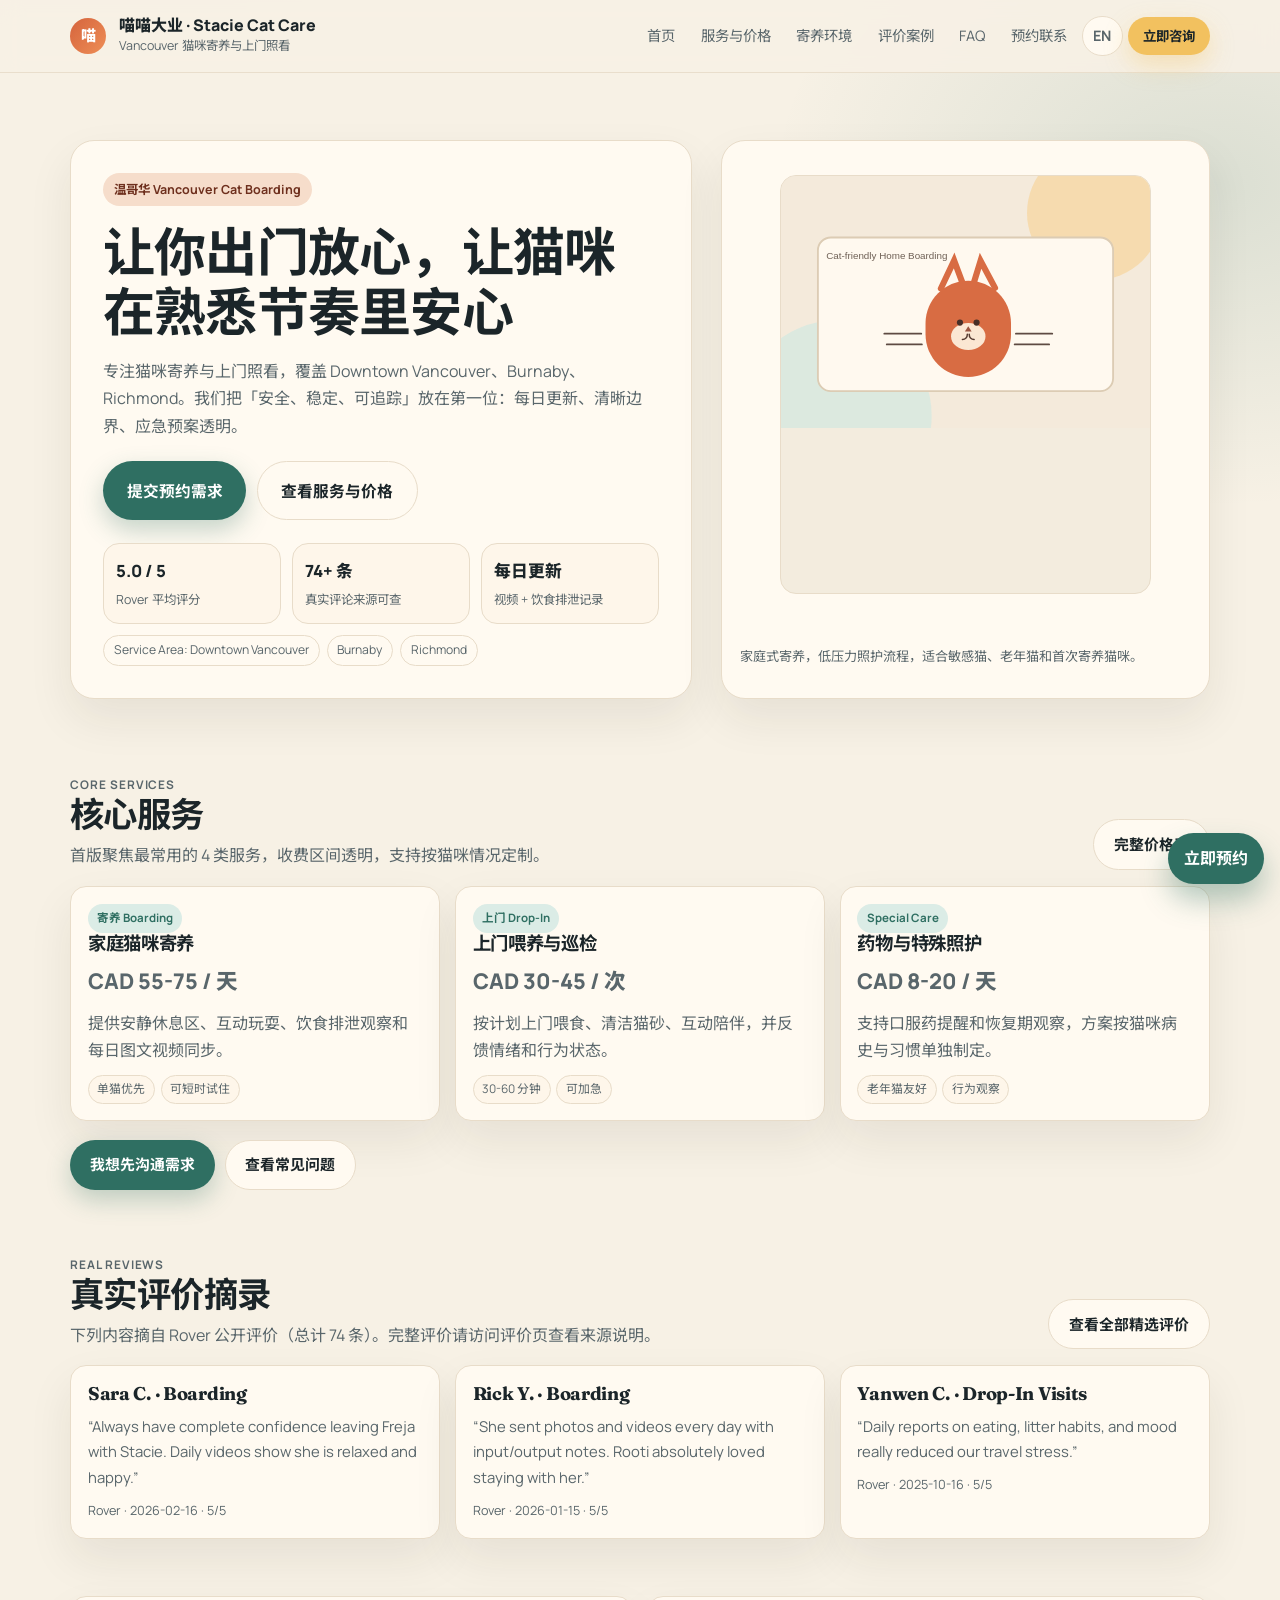
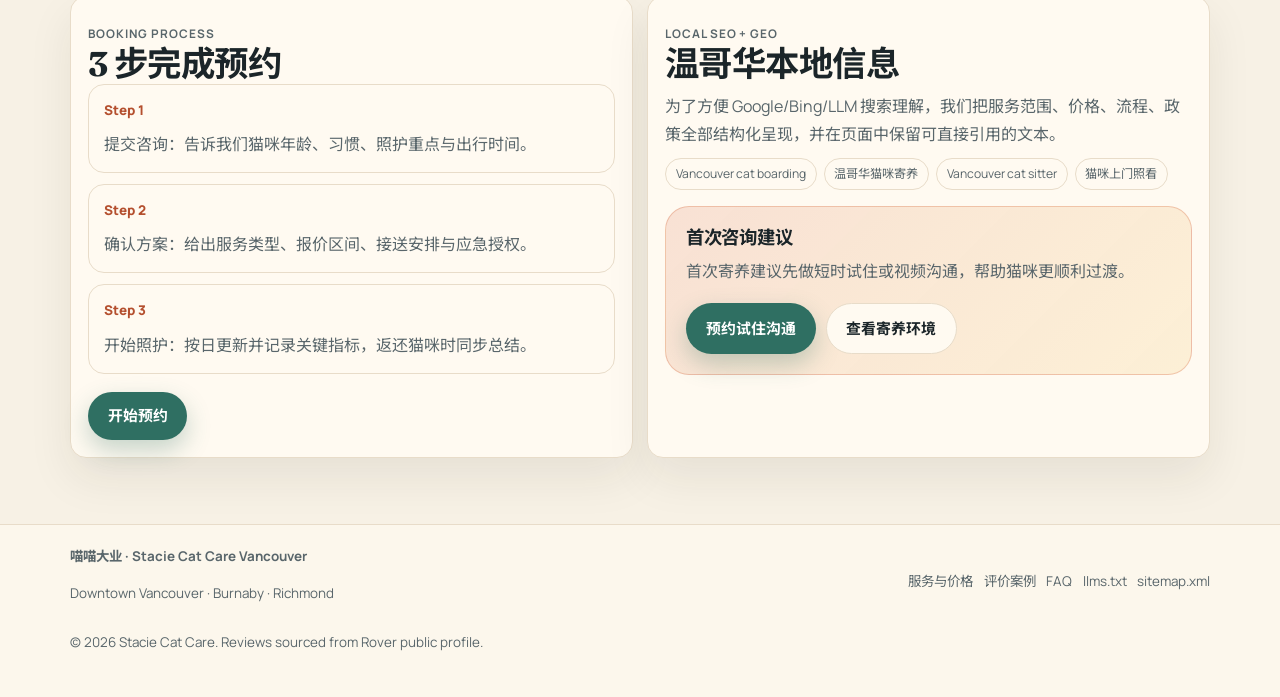
<file: src_site/index.html>
<!doctype html>
<html lang="zh-CN">
  <head>
    <meta charset="utf-8" />
    <meta name="viewport" content="width=device-width, initial-scale=1" />
    <title>温哥华猫咪寄养与上门照看 | Stacie Cat Care Vancouver</title>
    <meta
      name="description"
      content="温哥华 Vancouver 猫咪寄养与上门照看服务，专注猫咪行为和日常护理。74+ 条 Rover 真实评价，5.0 评分，每日图文视频更新。"
    />
    <meta name="keywords" content="Vancouver cat boarding, 温哥华猫咪寄养, Vancouver cat sitter, 猫咪上门喂养" />
    <link rel="canonical" href="https://qihang.github.io/staice-site/" />
    <link rel="alternate" hreflang="zh-CN" href="https://qihang.github.io/staice-site/" />
    <link rel="alternate" hreflang="en" href="https://qihang.github.io/staice-site/en/" />
    <link rel="alternate" hreflang="x-default" href="https://qihang.github.io/staice-site/" />
    <meta property="og:type" content="website" />
    <meta property="og:title" content="温哥华猫咪寄养与上门照看" />
    <meta
      property="og:description"
      content="专注猫咪照护，清晰流程与透明价格。服务区域覆盖 Downtown Vancouver、Burnaby、Richmond。"
    />
    <meta property="og:url" content="https://qihang.github.io/staice-site/" />
    <meta property="og:image" content="https://qihang.github.io/staice-site/assets/images/hero-cat.svg" />
    <meta name="twitter:card" content="summary_large_image" />
    <link rel="stylesheet" href="assets/css/styles.css" />
    <script defer src="assets/js/site.js"></script>
    <script type="application/ld+json">
      {
        "@context": "https://schema.org",
        "@graph": [
          {
            "@type": "LocalBusiness",
            "@id": "https://qihang.github.io/staice-site/#business",
            "name": "Stacie Cat Care Vancouver",
            "url": "https://qihang.github.io/staice-site/",
            "description": "Vancouver cat boarding and drop-in cat care focused on behavior-safe, low-stress routines.",
            "image": "https://qihang.github.io/staice-site/assets/images/hero-cat.svg",
            "areaServed": [
              { "@type": "City", "name": "Vancouver" },
              { "@type": "City", "name": "Burnaby" },
              { "@type": "City", "name": "Richmond" }
            ],
            "aggregateRating": {
              "@type": "AggregateRating",
              "ratingValue": "5.0",
              "reviewCount": "74"
            },
            "sameAs": ["https://www.rover.com/members/stacie-z-vet-assistant-cat-mom-wfh/"]
          },
          {
            "@type": "Service",
            "name": "Cat Boarding in Vancouver",
            "provider": { "@id": "https://qihang.github.io/staice-site/#business" },
            "areaServed": ["Downtown Vancouver", "Burnaby", "Richmond"]
          },
          {
            "@type": "Review",
            "author": { "@type": "Person", "name": "Sara C." },
            "reviewBody": "Always have complete confidence leaving Freja with Stacie. Daily videos show Freja is relaxed and happy.",
            "reviewRating": { "@type": "Rating", "ratingValue": "5" },
            "publisher": { "@type": "Organization", "name": "Rover" }
          }
        ]
      }
    </script>
  </head>
  <body>
    <header class="site-header" data-site-header>
      <div class="container header-inner">
        <a class="brand" href="index.html">
          <span class="brand-badge">喵</span>
          <span class="brand-label">
            <p class="brand-title">喵喵大业 · Stacie Cat Care</p>
            <p class="brand-sub">Vancouver 猫咪寄养与上门照看</p>
          </span>
        </a>
        <button class="nav-toggle" data-nav-toggle aria-expanded="false" aria-label="切换导航">菜单</button>
        <nav class="nav-links" aria-label="主导航">
          <a data-nav-link href="index.html">首页</a>
          <a data-nav-link href="services.html">服务与价格</a>
          <a data-nav-link href="environment.html">寄养环境</a>
          <a data-nav-link href="reviews.html">评价案例</a>
          <a data-nav-link href="faq.html">FAQ</a>
          <a data-nav-link href="contact.html">预约联系</a>
          <a class="lang-switch" href="en/index.html">EN</a>
          <a class="btn btn-primary btn-sm" href="contact.html">立即咨询</a>
        </nav>
      </div>
    </header>

    <main>
      <section class="hero">
        <div class="container hero-grid">
          <article class="surface hero-copy">
            <span class="kicker">温哥华 Vancouver Cat Boarding</span>
            <h1>让你出门放心，让猫咪在熟悉节奏里安心</h1>
            <p class="lead">
              专注猫咪寄养与上门照看，覆盖 Downtown Vancouver、Burnaby、Richmond。我们把「安全、稳定、可追踪」放在第一位：每日更新、清晰边界、应急预案透明。
            </p>
            <div class="hero-actions">
              <a class="btn btn-primary btn-lg" href="contact.html">提交预约需求</a>
              <a class="btn btn-secondary btn-lg" href="services.html">查看服务与价格</a>
            </div>
            <div class="trust-grid" aria-label="信任指标">
              <div class="trust-card">
                <span class="trust-value">5.0 / 5</span>
                <span class="trust-label">Rover 平均评分</span>
              </div>
              <div class="trust-card">
                <span class="trust-value">74+ 条</span>
                <span class="trust-label">真实评论来源可查</span>
              </div>
              <div class="trust-card">
                <span class="trust-value">每日更新</span>
                <span class="trust-label">视频 + 饮食排泄记录</span>
              </div>
            </div>
            <ul class="inline-list" aria-label="服务区域">
              <li>Service Area: Downtown Vancouver</li>
              <li>Burnaby</li>
              <li>Richmond</li>
            </ul>
          </article>
          <aside class="surface hero-media">
            <figure class="media-card">
              <img src="assets/images/hero-cat.svg" alt="温哥华猫咪寄养主视觉" loading="eager" />
            </figure>
            <p class="media-caption">家庭式寄养，低压力照护流程，适合敏感猫、老年猫和首次寄养猫咪。</p>
          </aside>
        </div>
      </section>

      <section class="section">
        <div class="container">
          <div class="section-head">
            <div>
              <p class="eyebrow">Core Services</p>
              <h2>核心服务</h2>
              <p>首版聚焦最常用的 4 类服务，收费区间透明，支持按猫咪情况定制。</p>
            </div>
            <a class="btn btn-secondary btn-md" href="services.html">完整价格表</a>
          </div>
          <div class="cards cards-3">
            <article class="card">
              <span class="badge">寄养 Boarding</span>
              <h3>家庭猫咪寄养</h3>
              <p class="price">CAD 55-75 / 天</p>
              <p>提供安静休息区、互动玩耍、饮食排泄观察和每日图文视频同步。</p>
              <div class="meta-row">
                <span class="meta-chip">单猫优先</span>
                <span class="meta-chip">可短时试住</span>
              </div>
            </article>
            <article class="card">
              <span class="badge">上门 Drop-In</span>
              <h3>上门喂养与巡检</h3>
              <p class="price">CAD 30-45 / 次</p>
              <p>按计划上门喂食、清洁猫砂、互动陪伴，并反馈情绪和行为状态。</p>
              <div class="meta-row">
                <span class="meta-chip">30-60 分钟</span>
                <span class="meta-chip">可加急</span>
              </div>
            </article>
            <article class="card">
              <span class="badge">Special Care</span>
              <h3>药物与特殊照护</h3>
              <p class="price">CAD 8-20 / 天</p>
              <p>支持口服药提醒和恢复期观察，方案按猫咪病史与习惯单独制定。</p>
              <div class="meta-row">
                <span class="meta-chip">老年猫友好</span>
                <span class="meta-chip">行为观察</span>
              </div>
            </article>
          </div>
          <div class="cta-strip">
            <a class="btn btn-primary btn-md" href="contact.html">我想先沟通需求</a>
            <a class="btn btn-secondary btn-md" href="faq.html">查看常见问题</a>
          </div>
        </div>
      </section>

      <section class="section">
        <div class="container">
          <div class="section-head">
            <div>
              <p class="eyebrow">Real Reviews</p>
              <h2>真实评价摘录</h2>
              <p>下列内容摘自 Rover 公开评价（总计 74 条）。完整评价请访问评价页查看来源说明。</p>
            </div>
            <a class="btn btn-secondary btn-md" href="reviews.html">查看全部精选评价</a>
          </div>
          <div class="cards cards-3">
            <article class="card">
              <h3>Sara C. · Boarding</h3>
              <p class="review-quote">“Always have complete confidence leaving Freja with Stacie. Daily videos show she is relaxed and happy.”</p>
              <p class="review-meta">Rover · 2026-02-16 · 5/5</p>
            </article>
            <article class="card">
              <h3>Rick Y. · Boarding</h3>
              <p class="review-quote">“She sent photos and videos every day with input/output notes. Rooti absolutely loved staying with her.”</p>
              <p class="review-meta">Rover · 2026-01-15 · 5/5</p>
            </article>
            <article class="card">
              <h3>Yanwen C. · Drop-In Visits</h3>
              <p class="review-quote">“Daily reports on eating, litter habits, and mood really reduced our travel stress.”</p>
              <p class="review-meta">Rover · 2025-10-16 · 5/5</p>
            </article>
          </div>
        </div>
      </section>

      <section class="section">
        <div class="container cards cards-2">
          <article class="surface card">
            <p class="eyebrow">Booking Process</p>
            <h2>3 步完成预约</h2>
            <div class="timeline">
              <div class="timeline-item">
                <div class="timeline-time">Step 1</div>
                <p>提交咨询：告诉我们猫咪年龄、习惯、照护重点与出行时间。</p>
              </div>
              <div class="timeline-item">
                <div class="timeline-time">Step 2</div>
                <p>确认方案：给出服务类型、报价区间、接送安排与应急授权。</p>
              </div>
              <div class="timeline-item">
                <div class="timeline-time">Step 3</div>
                <p>开始照护：按日更新并记录关键指标，返还猫咪时同步总结。</p>
              </div>
            </div>
            <div class="cta-strip">
              <a class="btn btn-primary btn-md" href="contact.html">开始预约</a>
            </div>
          </article>

          <article class="surface card">
            <p class="eyebrow">Local SEO + GEO</p>
            <h2>温哥华本地信息</h2>
            <p>
              为了方便 Google/Bing/LLM 搜索理解，我们把服务范围、价格、流程、政策全部结构化呈现，并在页面中保留可直接引用的文本。
            </p>
            <ul class="inline-list">
              <li>Vancouver cat boarding</li>
              <li>温哥华猫咪寄养</li>
              <li>Vancouver cat sitter</li>
              <li>猫咪上门照看</li>
            </ul>
            <div class="callout" style="margin-top: 1rem;">
              <h3>首次咨询建议</h3>
              <p>首次寄养建议先做短时试住或视频沟通，帮助猫咪更顺利过渡。</p>
              <div class="cta-strip">
                <a class="btn btn-primary btn-md" href="contact.html">预约试住沟通</a>
                <a class="btn btn-secondary btn-md" href="environment.html">查看寄养环境</a>
              </div>
            </div>
          </article>
        </div>
      </section>
    </main>

    <footer class="footer">
      <div class="container footer-inner">
        <div class="footer-top">
          <div>
            <strong>喵喵大业 · Stacie Cat Care Vancouver</strong>
            <p>Downtown Vancouver · Burnaby · Richmond</p>
          </div>
          <div class="footer-links">
            <a href="services.html">服务与价格</a>
            <a href="reviews.html">评价案例</a>
            <a href="faq.html">FAQ</a>
            <a href="llms.txt">llms.txt</a>
            <a href="sitemap.xml">sitemap.xml</a>
          </div>
        </div>
        <p>© <span data-year></span> Stacie Cat Care. Reviews sourced from Rover public profile.</p>
      </div>
    </footer>

    <a class="floating-cta" href="contact.html" aria-label="立即预约">立即预约</a>
  </body>
</html>
</file>
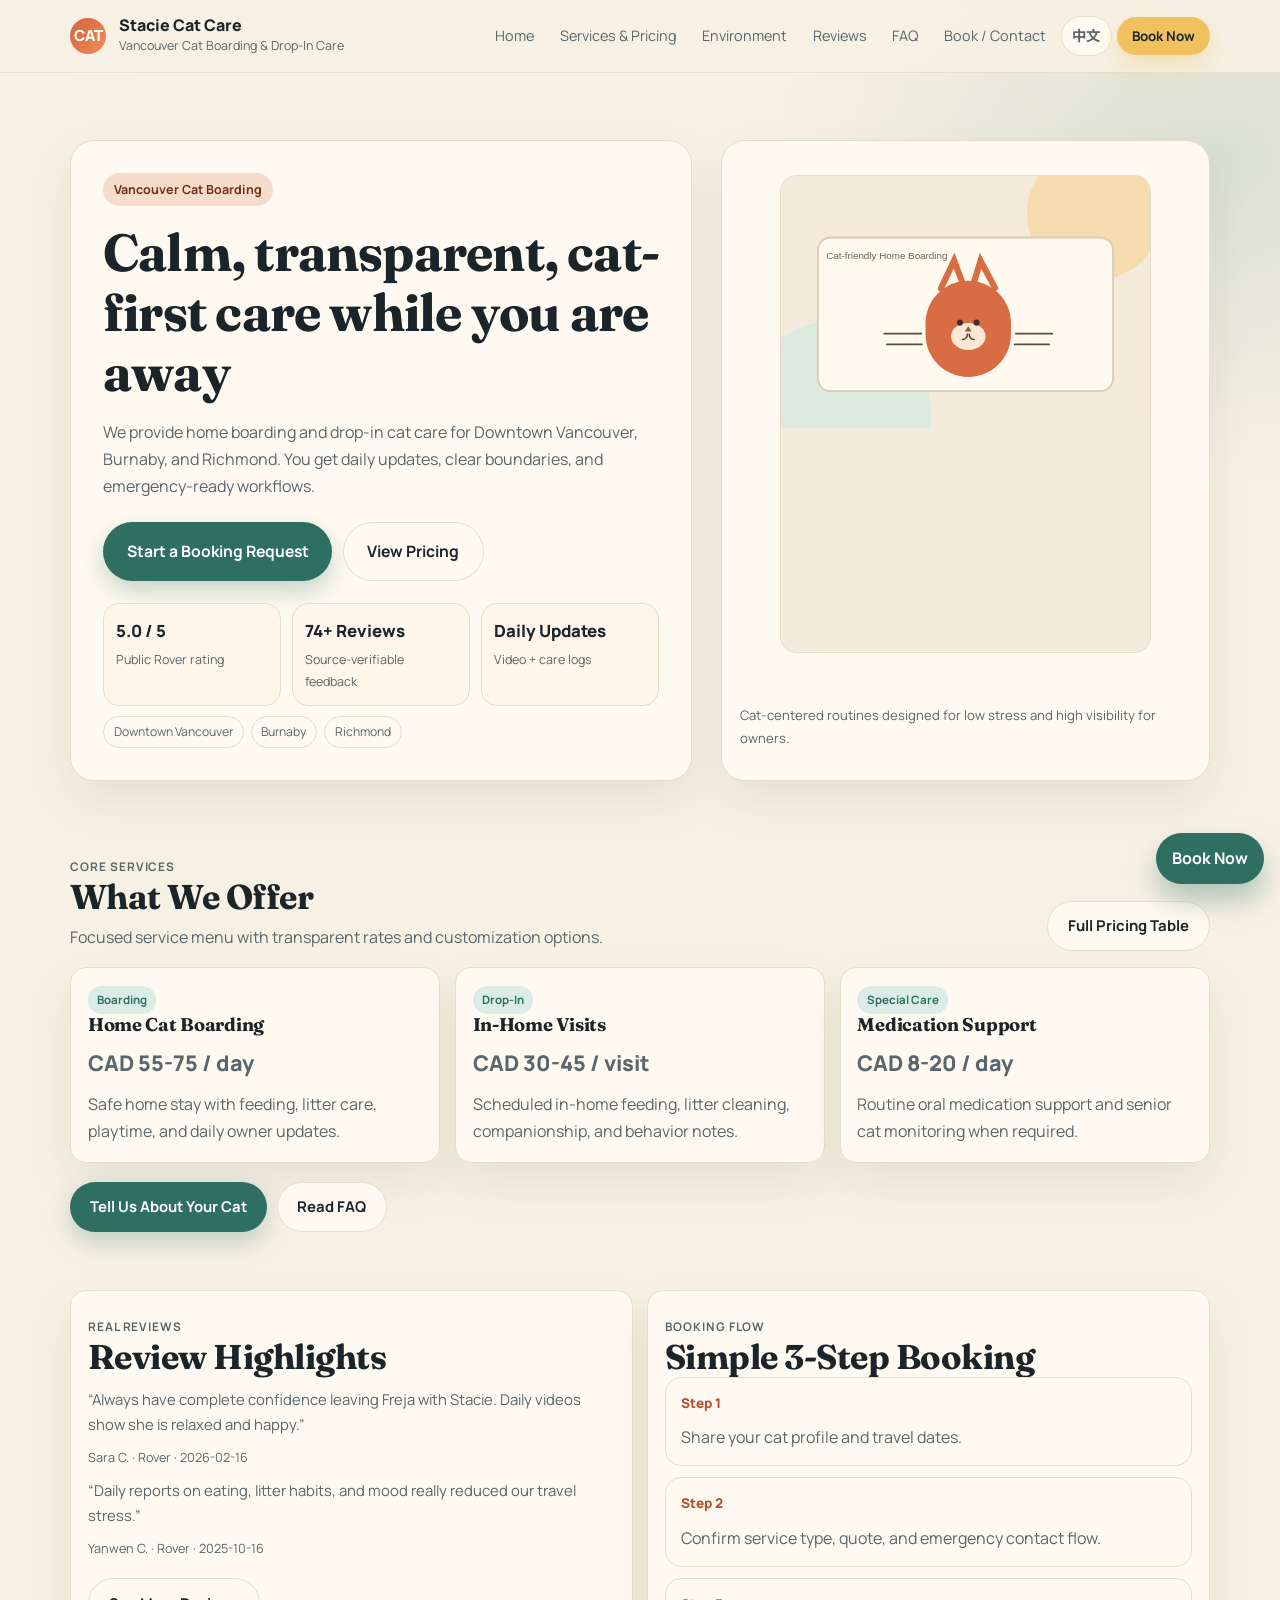
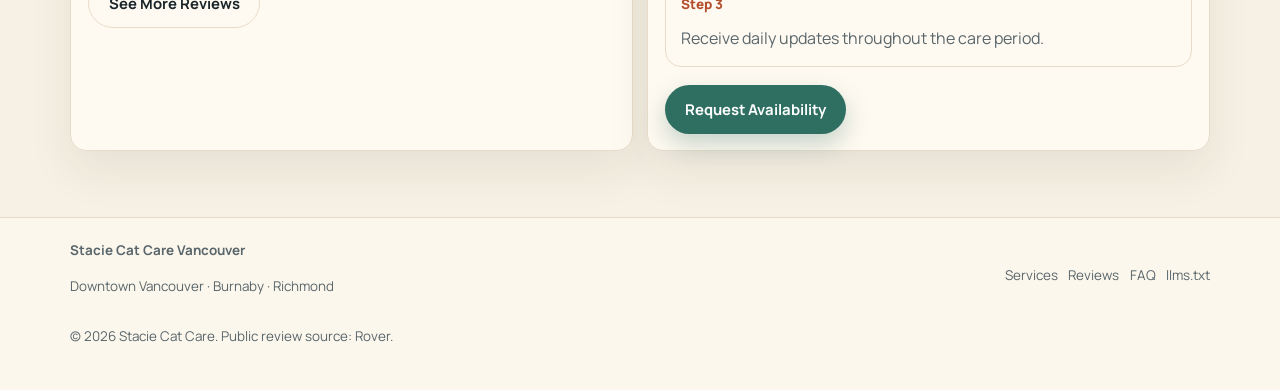
<file: src_site/en/index.html>
<!doctype html>
<html lang="en">
  <head>
    <meta charset="utf-8" />
    <meta name="viewport" content="width=device-width, initial-scale=1" />
    <title>Vancouver Cat Boarding & Cat Sitter | Stacie Cat Care</title>
    <meta
      name="description"
      content="Cat boarding and drop-in cat sitter service in Vancouver. 74+ public Rover reviews, 5.0 rating, daily photo/video updates, clear pricing and emergency workflow."
    />
    <meta name="keywords" content="Vancouver cat boarding, Vancouver cat sitter, cat boarding Burnaby, cat sitter Richmond" />
    <link rel="canonical" href="https://qihang.github.io/staice-site/en/" />
    <link rel="alternate" hreflang="en" href="https://qihang.github.io/staice-site/en/" />
    <link rel="alternate" hreflang="zh-CN" href="https://qihang.github.io/staice-site/" />
    <link rel="alternate" hreflang="x-default" href="https://qihang.github.io/staice-site/" />
    <meta property="og:type" content="website" />
    <meta property="og:title" content="Vancouver Cat Boarding & Cat Sitter" />
    <meta
      property="og:description"
      content="Low-stress cat-focused care with transparent process and daily updates in Downtown Vancouver, Burnaby, and Richmond."
    />
    <meta property="og:url" content="https://qihang.github.io/staice-site/en/" />
    <meta property="og:image" content="https://qihang.github.io/staice-site/assets/images/hero-cat.svg" />
    <meta name="twitter:card" content="summary_large_image" />
    <link rel="stylesheet" href="../assets/css/styles.css" />
    <script defer src="../assets/js/site.js"></script>
    <script type="application/ld+json">
      {
        "@context": "https://schema.org",
        "@graph": [
          {
            "@type": "LocalBusiness",
            "@id": "https://qihang.github.io/staice-site/#business",
            "name": "Stacie Cat Care Vancouver",
            "url": "https://qihang.github.io/staice-site/en/",
            "description": "Cat boarding and drop-in care in Downtown Vancouver, Burnaby, and Richmond.",
            "areaServed": ["Downtown Vancouver", "Burnaby", "Richmond"],
            "aggregateRating": {
              "@type": "AggregateRating",
              "ratingValue": "5.0",
              "reviewCount": "74"
            },
            "sameAs": ["https://www.rover.com/members/stacie-z-vet-assistant-cat-mom-wfh/"]
          }
        ]
      }
    </script>
  </head>
  <body>
    <header class="site-header" data-site-header>
      <div class="container header-inner">
        <a class="brand" href="index.html">
          <span class="brand-badge">CAT</span>
          <span class="brand-label">
            <p class="brand-title">Stacie Cat Care</p>
            <p class="brand-sub">Vancouver Cat Boarding & Drop-In Care</p>
          </span>
        </a>
        <button class="nav-toggle" data-nav-toggle aria-expanded="false" aria-label="Toggle menu">Menu</button>
        <nav class="nav-links" aria-label="Main navigation">
          <a data-nav-link href="index.html">Home</a>
          <a data-nav-link href="services.html">Services & Pricing</a>
          <a data-nav-link href="environment.html">Environment</a>
          <a data-nav-link href="reviews.html">Reviews</a>
          <a data-nav-link href="faq.html">FAQ</a>
          <a data-nav-link href="contact.html">Book / Contact</a>
          <a class="lang-switch" href="../index.html">中文</a>
          <a class="btn btn-primary btn-sm" href="contact.html">Book Now</a>
        </nav>
      </div>
    </header>

    <main>
      <section class="hero">
        <div class="container hero-grid">
          <article class="surface hero-copy">
            <span class="kicker">Vancouver Cat Boarding</span>
            <h1>Calm, transparent, cat-first care while you are away</h1>
            <p class="lead">
              We provide home boarding and drop-in cat care for Downtown Vancouver, Burnaby, and Richmond. You get daily updates, clear boundaries, and emergency-ready workflows.
            </p>
            <div class="hero-actions">
              <a class="btn btn-primary btn-lg" href="contact.html">Start a Booking Request</a>
              <a class="btn btn-secondary btn-lg" href="services.html">View Pricing</a>
            </div>
            <div class="trust-grid" aria-label="Trust signals">
              <div class="trust-card">
                <span class="trust-value">5.0 / 5</span>
                <span class="trust-label">Public Rover rating</span>
              </div>
              <div class="trust-card">
                <span class="trust-value">74+ Reviews</span>
                <span class="trust-label">Source-verifiable feedback</span>
              </div>
              <div class="trust-card">
                <span class="trust-value">Daily Updates</span>
                <span class="trust-label">Video + care logs</span>
              </div>
            </div>
            <ul class="inline-list" aria-label="Service area">
              <li>Downtown Vancouver</li>
              <li>Burnaby</li>
              <li>Richmond</li>
            </ul>
          </article>
          <aside class="surface hero-media">
            <figure class="media-card">
              <img src="../assets/images/hero-cat.svg" alt="Cat boarding hero visual" loading="eager" />
            </figure>
            <p class="media-caption">Cat-centered routines designed for low stress and high visibility for owners.</p>
          </aside>
        </div>
      </section>

      <section class="section">
        <div class="container">
          <div class="section-head">
            <div>
              <p class="eyebrow">Core Services</p>
              <h2>What We Offer</h2>
              <p>Focused service menu with transparent rates and customization options.</p>
            </div>
            <a class="btn btn-secondary btn-md" href="services.html">Full Pricing Table</a>
          </div>
          <div class="cards cards-3">
            <article class="card">
              <span class="badge">Boarding</span>
              <h3>Home Cat Boarding</h3>
              <p class="price">CAD 55-75 / day</p>
              <p>Safe home stay with feeding, litter care, playtime, and daily owner updates.</p>
            </article>
            <article class="card">
              <span class="badge">Drop-In</span>
              <h3>In-Home Visits</h3>
              <p class="price">CAD 30-45 / visit</p>
              <p>Scheduled in-home feeding, litter cleaning, companionship, and behavior notes.</p>
            </article>
            <article class="card">
              <span class="badge">Special Care</span>
              <h3>Medication Support</h3>
              <p class="price">CAD 8-20 / day</p>
              <p>Routine oral medication support and senior cat monitoring when required.</p>
            </article>
          </div>
          <div class="cta-strip">
            <a class="btn btn-primary btn-md" href="contact.html">Tell Us About Your Cat</a>
            <a class="btn btn-secondary btn-md" href="faq.html">Read FAQ</a>
          </div>
        </div>
      </section>

      <section class="section">
        <div class="container cards cards-2">
          <article class="surface card">
            <p class="eyebrow">Real Reviews</p>
            <h2>Review Highlights</h2>
            <p class="review-quote">“Always have complete confidence leaving Freja with Stacie. Daily videos show she is relaxed and happy.”</p>
            <p class="review-meta">Sara C. · Rover · 2026-02-16</p>
            <p class="review-quote">“Daily reports on eating, litter habits, and mood really reduced our travel stress.”</p>
            <p class="review-meta">Yanwen C. · Rover · 2025-10-16</p>
            <div class="cta-strip">
              <a class="btn btn-secondary btn-md" href="reviews.html">See More Reviews</a>
            </div>
          </article>
          <article class="surface card">
            <p class="eyebrow">Booking Flow</p>
            <h2>Simple 3-Step Booking</h2>
            <div class="timeline">
              <div class="timeline-item"><div class="timeline-time">Step 1</div><p>Share your cat profile and travel dates.</p></div>
              <div class="timeline-item"><div class="timeline-time">Step 2</div><p>Confirm service type, quote, and emergency contact flow.</p></div>
              <div class="timeline-item"><div class="timeline-time">Step 3</div><p>Receive daily updates throughout the care period.</p></div>
            </div>
            <div class="cta-strip">
              <a class="btn btn-primary btn-md" href="contact.html">Request Availability</a>
            </div>
          </article>
        </div>
      </section>
    </main>

    <footer class="footer">
      <div class="container footer-inner">
        <div class="footer-top">
          <div>
            <strong>Stacie Cat Care Vancouver</strong>
            <p>Downtown Vancouver · Burnaby · Richmond</p>
          </div>
          <div class="footer-links">
            <a href="services.html">Services</a>
            <a href="reviews.html">Reviews</a>
            <a href="faq.html">FAQ</a>
            <a href="../llms.txt">llms.txt</a>
          </div>
        </div>
        <p>© <span data-year></span> Stacie Cat Care. Public review source: Rover.</p>
      </div>
    </footer>

    <a class="floating-cta" href="contact.html" aria-label="Book now">Book Now</a>
  </body>
</html>
</file>
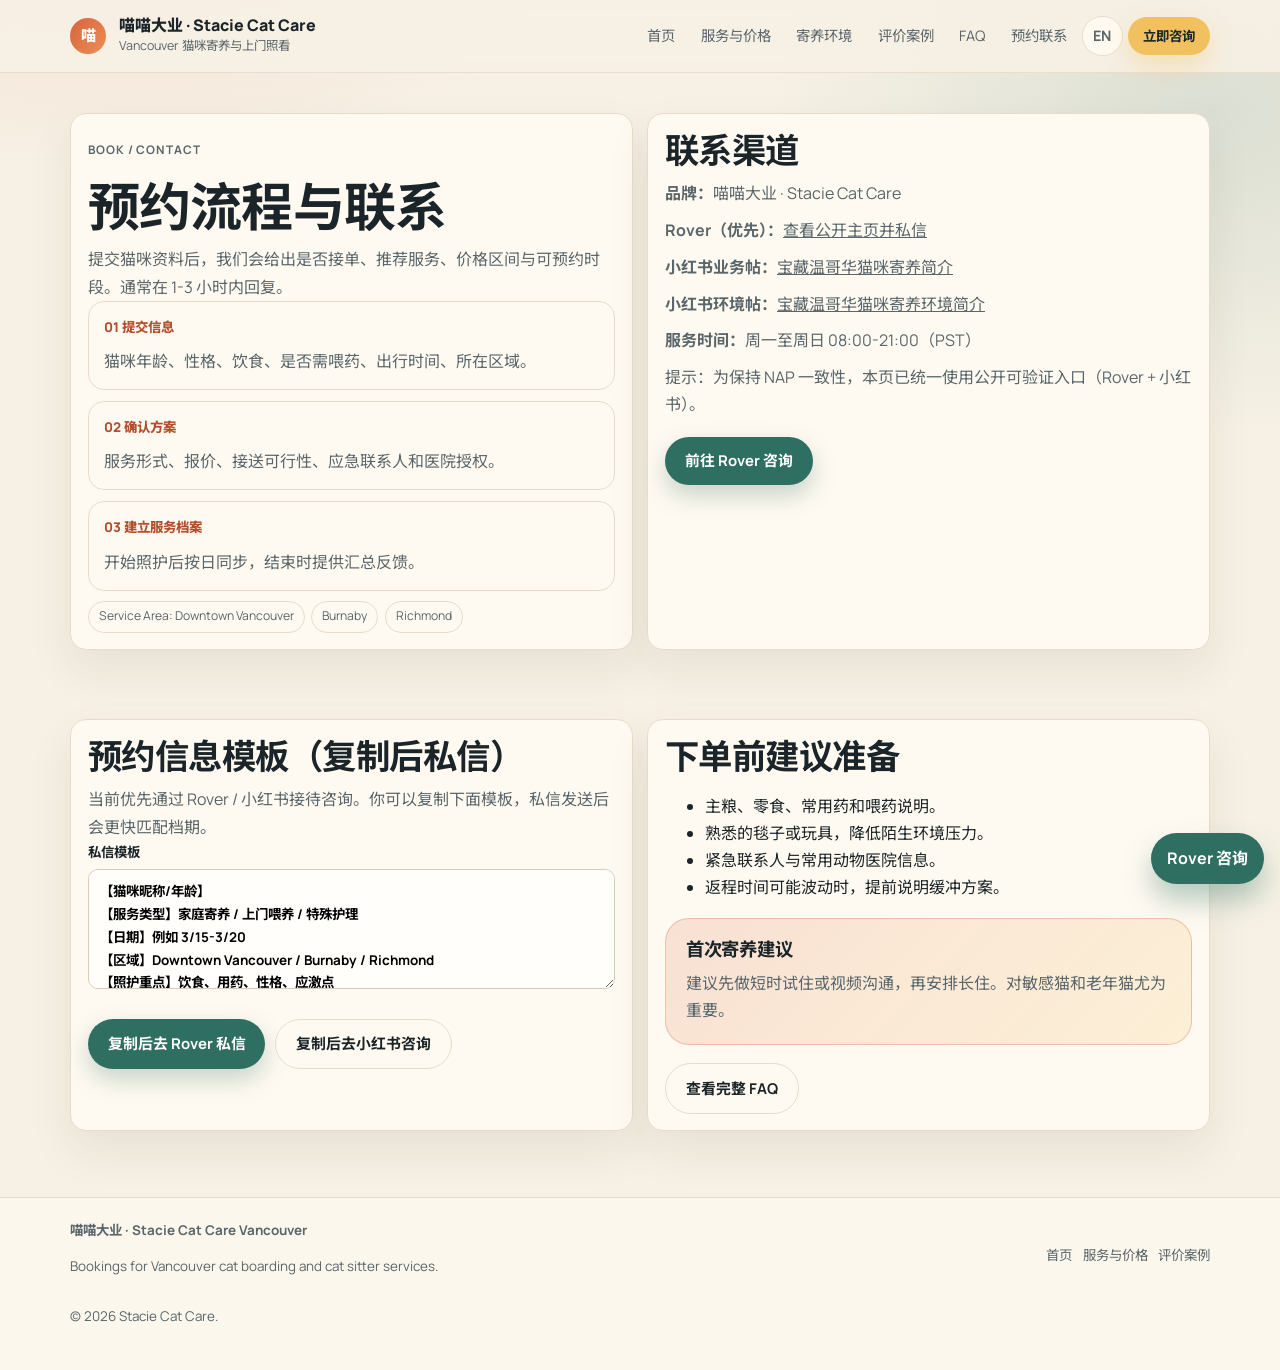
<file: src_site/contact.html>
<!doctype html>
<html lang="zh-CN">
  <head>
    <meta charset="utf-8" />
    <meta name="viewport" content="width=device-width, initial-scale=1" />
    <title>预约流程与联系 | Vancouver Cat Boarding Contact</title>
    <meta
      name="description"
      content="通过 Rover 与小红书联系喵喵大业（Stacie Cat Care）。覆盖 Downtown Vancouver、Burnaby、Richmond，支持猫咪寄养与上门照看。"
    />
    <link rel="canonical" href="https://qihang.github.io/staice-site/contact.html" />
    <link rel="alternate" hreflang="zh-CN" href="https://qihang.github.io/staice-site/contact.html" />
    <link rel="alternate" hreflang="en" href="https://qihang.github.io/staice-site/en/contact.html" />
    <meta property="og:type" content="website" />
    <meta property="og:title" content="预约流程与联系" />
    <meta property="og:description" content="提交猫咪信息并快速获取报价。支持试住沟通、假期档期咨询和特殊护理评估。" />
    <link rel="stylesheet" href="assets/css/styles.css" />
    <script defer src="assets/js/site.js"></script>
    <script type="application/ld+json">
      {
        "@context": "https://schema.org",
        "@type": "LocalBusiness",
        "name": "喵喵大业 · Stacie Cat Care Vancouver",
        "url": "https://qihang.github.io/staice-site/contact.html",
        "areaServed": ["Downtown Vancouver", "Burnaby", "Richmond"],
        "contactPoint": [
          {
            "@type": "ContactPoint",
            "contactType": "customer support",
            "url": "https://www.rover.com/members/stacie-z-vet-assistant-cat-mom-wfh/",
            "availableLanguage": ["zh-CN", "en"]
          }
        ],
        "sameAs": [
          "https://www.rover.com/members/stacie-z-vet-assistant-cat-mom-wfh/",
          "https://www.xiaohongshu.com/explore/66e8de470000000026031b5d",
          "https://www.xiaohongshu.com/explore/66d49590000000001f014414"
        ]
      }
    </script>
  </head>
  <body>
    <header class="site-header" data-site-header>
      <div class="container header-inner">
        <a class="brand" href="index.html">
          <span class="brand-badge">喵</span>
          <span class="brand-label">
            <p class="brand-title">喵喵大业 · Stacie Cat Care</p>
            <p class="brand-sub">Vancouver 猫咪寄养与上门照看</p>
          </span>
        </a>
        <button class="nav-toggle" data-nav-toggle aria-expanded="false" aria-label="切换导航">菜单</button>
        <nav class="nav-links" aria-label="主导航">
          <a data-nav-link href="index.html">首页</a>
          <a data-nav-link href="services.html">服务与价格</a>
          <a data-nav-link href="environment.html">寄养环境</a>
          <a data-nav-link href="reviews.html">评价案例</a>
          <a data-nav-link href="faq.html">FAQ</a>
          <a data-nav-link href="contact.html">预约联系</a>
          <a class="lang-switch" href="en/contact.html">EN</a>
          <a class="btn btn-primary btn-sm" href="contact.html">立即咨询</a>
        </nav>
      </div>
    </header>

    <main>
      <section class="hero hero-mini">
        <div class="container cards cards-2">
          <article class="surface card">
            <p class="eyebrow">Book / Contact</p>
            <h1>预约流程与联系</h1>
            <p class="lead">提交猫咪资料后，我们会给出是否接单、推荐服务、价格区间与可预约时段。通常在 1-3 小时内回复。</p>
            <div class="timeline">
              <div class="timeline-item">
                <div class="timeline-time">01 提交信息</div>
                <p>猫咪年龄、性格、饮食、是否需喂药、出行时间、所在区域。</p>
              </div>
              <div class="timeline-item">
                <div class="timeline-time">02 确认方案</div>
                <p>服务形式、报价、接送可行性、应急联系人和医院授权。</p>
              </div>
              <div class="timeline-item">
                <div class="timeline-time">03 建立服务档案</div>
                <p>开始照护后按日同步，结束时提供汇总反馈。</p>
              </div>
            </div>
            <ul class="inline-list">
              <li>Service Area: Downtown Vancouver</li>
              <li>Burnaby</li>
              <li>Richmond</li>
            </ul>
          </article>

          <article class="surface card">
            <h2>联系渠道</h2>
            <p><strong>品牌：</strong>喵喵大业 · Stacie Cat Care</p>
            <p><strong>Rover（优先）：</strong><a href="https://www.rover.com/members/stacie-z-vet-assistant-cat-mom-wfh/" target="_blank" rel="noopener noreferrer">查看公开主页并私信</a></p>
            <p><strong>小红书业务帖：</strong><a href="https://www.xiaohongshu.com/explore/66e8de470000000026031b5d" target="_blank" rel="noopener noreferrer">宝藏温哥华猫咪寄养简介</a></p>
            <p><strong>小红书环境帖：</strong><a href="https://www.xiaohongshu.com/explore/66d49590000000001f014414" target="_blank" rel="noopener noreferrer">宝藏温哥华猫咪寄养环境简介</a></p>
            <p><strong>服务时间：</strong>周一至周日 08:00-21:00（PST）</p>
            <p class="lead">提示：为保持 NAP 一致性，本页已统一使用公开可验证入口（Rover + 小红书）。</p>
            <div class="cta-strip">
              <a class="btn btn-primary btn-md" href="https://www.rover.com/members/stacie-z-vet-assistant-cat-mom-wfh/" target="_blank" rel="noopener noreferrer">前往 Rover 咨询</a>
            </div>
          </article>
        </div>
      </section>

      <section class="section">
        <div class="container cards cards-2">
          <article class="card">
            <h2>预约信息模板（复制后私信）</h2>
            <p>当前优先通过 Rover / 小红书接待咨询。你可以复制下面模板，私信发送后会更快匹配档期。</p>
            <div class="form-grid">
              <label>
                私信模板
                <textarea readonly>【猫咪昵称/年龄】
【服务类型】家庭寄养 / 上门喂养 / 特殊护理
【日期】例如 3/15-3/20
【区域】Downtown Vancouver / Burnaby / Richmond
【照护重点】饮食、用药、性格、应激点
【是否首次寄养】是 / 否</textarea>
              </label>
              <div class="cta-strip">
                <a class="btn btn-primary btn-md" href="https://www.rover.com/members/stacie-z-vet-assistant-cat-mom-wfh/" target="_blank" rel="noopener noreferrer">复制后去 Rover 私信</a>
                <a class="btn btn-secondary btn-md" href="https://www.xiaohongshu.com/explore/66e8de470000000026031b5d" target="_blank" rel="noopener noreferrer">复制后去小红书咨询</a>
              </div>
            </div>
          </article>

          <article class="card">
            <h2>下单前建议准备</h2>
            <ul>
              <li>主粮、零食、常用药和喂药说明。</li>
              <li>熟悉的毯子或玩具，降低陌生环境压力。</li>
              <li>紧急联系人与常用动物医院信息。</li>
              <li>返程时间可能波动时，提前说明缓冲方案。</li>
            </ul>
            <div class="callout" style="margin-top: 1rem;">
              <h3>首次寄养建议</h3>
              <p>建议先做短时试住或视频沟通，再安排长住。对敏感猫和老年猫尤为重要。</p>
            </div>
            <div class="cta-strip">
              <a class="btn btn-secondary btn-md" href="faq.html">查看完整 FAQ</a>
            </div>
          </article>
        </div>
      </section>
    </main>

    <footer class="footer">
      <div class="container footer-inner">
        <div class="footer-top">
          <div>
            <strong>喵喵大业 · Stacie Cat Care Vancouver</strong>
            <p>Bookings for Vancouver cat boarding and cat sitter services.</p>
          </div>
          <div class="footer-links">
            <a href="index.html">首页</a>
            <a href="services.html">服务与价格</a>
            <a href="reviews.html">评价案例</a>
          </div>
        </div>
        <p>© <span data-year></span> Stacie Cat Care.</p>
      </div>
    </footer>

    <a class="floating-cta" href="https://www.rover.com/members/stacie-z-vet-assistant-cat-mom-wfh/" target="_blank" rel="noopener noreferrer" aria-label="前往 Rover 咨询">Rover 咨询</a>
  </body>
</html>
</file>
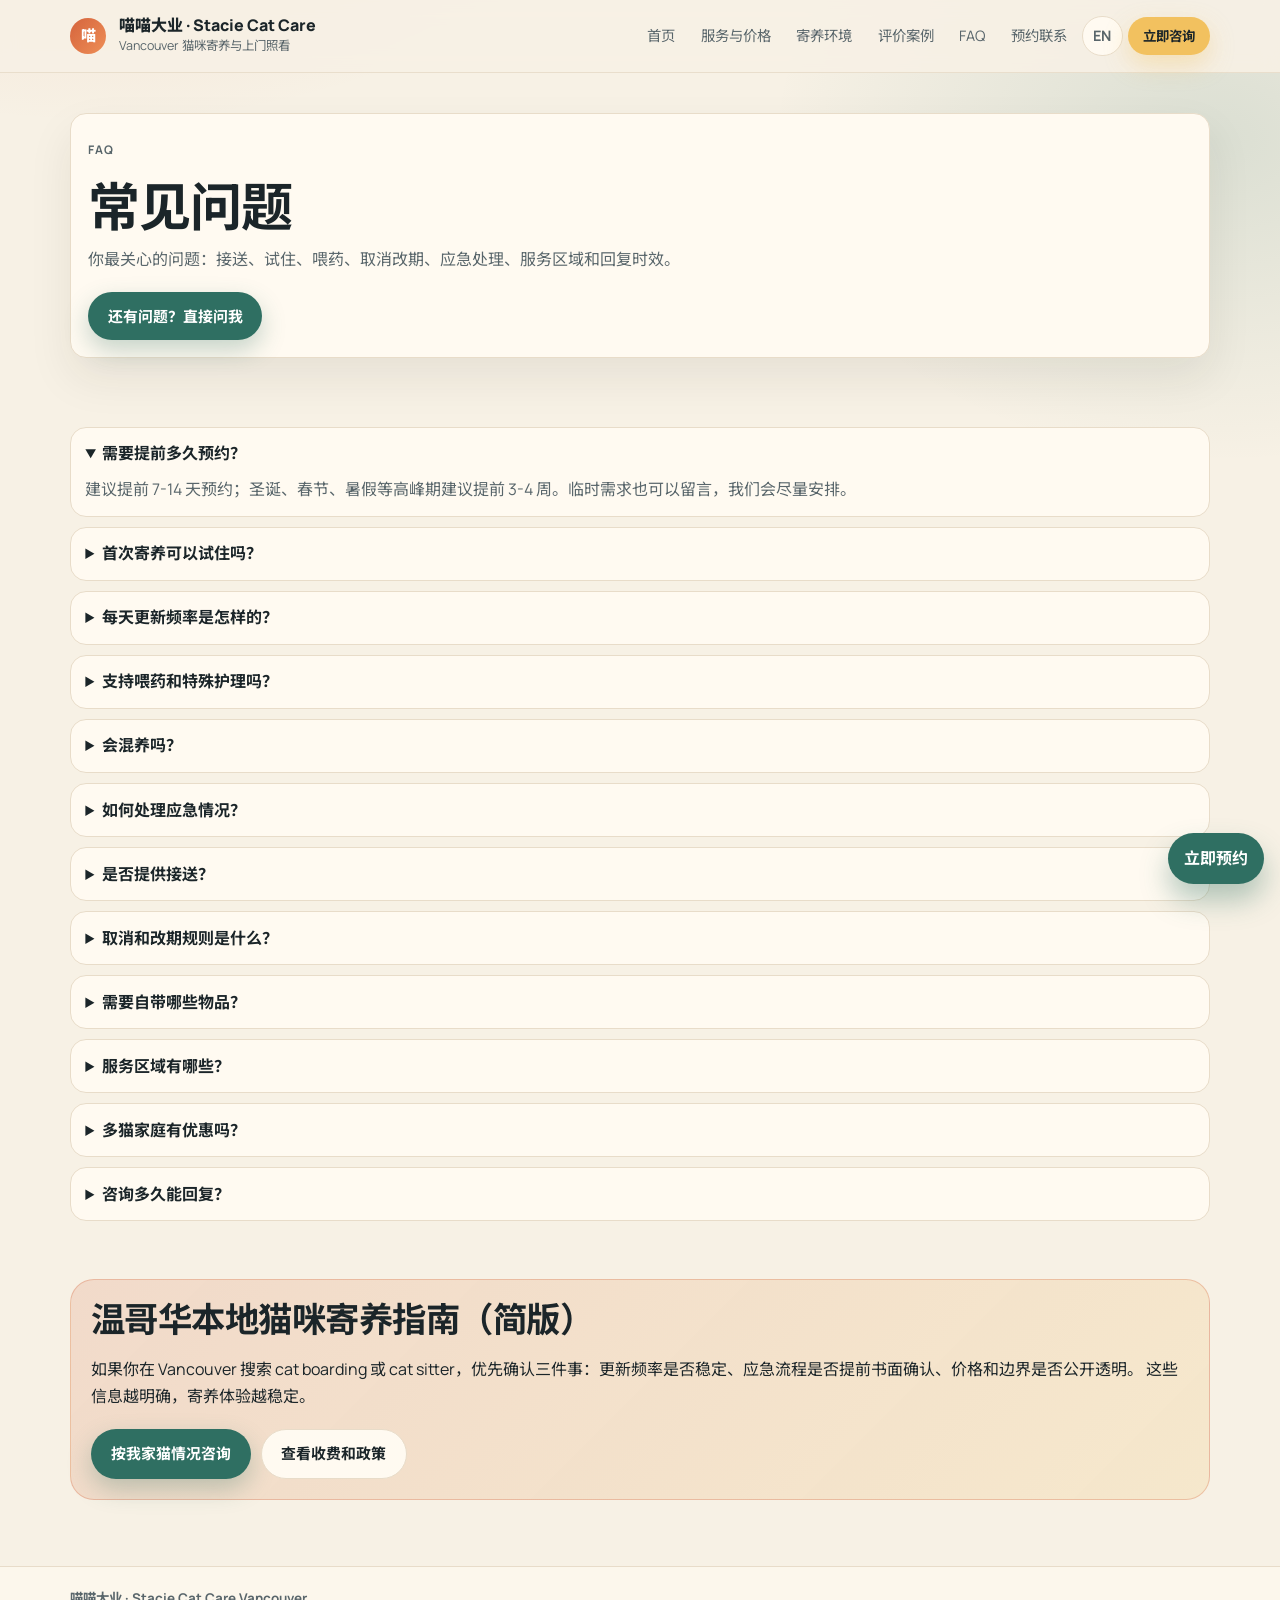
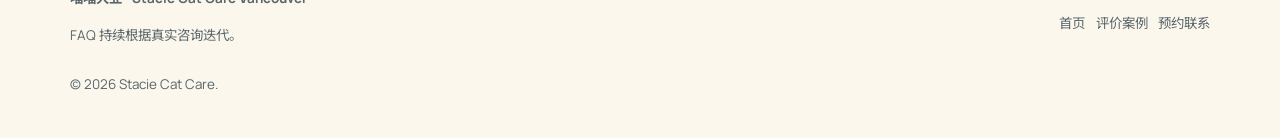
<file: src_site/faq.html>
<!doctype html>
<html lang="zh-CN">
  <head>
    <meta charset="utf-8" />
    <meta name="viewport" content="width=device-width, initial-scale=1" />
    <title>FAQ 常见问题 | 温哥华猫咪寄养与上门照看</title>
    <meta
      name="description"
      content="温哥华猫咪寄养常见问题：预约时间、试住、喂药、接送、取消政策、应急流程、服务区域等。"
    />
    <link rel="canonical" href="https://qihang.github.io/staice-site/faq.html" />
    <link rel="alternate" hreflang="zh-CN" href="https://qihang.github.io/staice-site/faq.html" />
    <link rel="alternate" hreflang="en" href="https://qihang.github.io/staice-site/en/faq.html" />
    <meta property="og:type" content="website" />
    <meta property="og:title" content="FAQ 常见问题" />
    <meta property="og:description" content="覆盖寄养与上门照看的高频问题，帮助你快速判断服务是否匹配。" />
    <link rel="stylesheet" href="assets/css/styles.css" />
    <script defer src="assets/js/site.js"></script>
    <script type="application/ld+json">
      {
        "@context": "https://schema.org",
        "@type": "FAQPage",
        "mainEntity": [
          {
            "@type": "Question",
            "name": "需要提前多久预约？",
            "acceptedAnswer": {
              "@type": "Answer",
              "text": "建议提前 7-14 天预约，节假日建议提前 3-4 周。"
            }
          },
          {
            "@type": "Question",
            "name": "每天会更新几次？",
            "acceptedAnswer": {
              "@type": "Answer",
              "text": "默认每天至少 1 次完整更新，包含照片/视频和饮食排泄记录。"
            }
          },
          {
            "@type": "Question",
            "name": "如何处理应急情况？",
            "acceptedAnswer": {
              "@type": "Answer",
              "text": "发现异常会第一时间联系家长，并按预先确认的医院与授权流程处理。"
            }
          }
        ]
      }
    </script>
  </head>
  <body>
    <header class="site-header" data-site-header>
      <div class="container header-inner">
        <a class="brand" href="index.html">
          <span class="brand-badge">喵</span>
          <span class="brand-label">
            <p class="brand-title">喵喵大业 · Stacie Cat Care</p>
            <p class="brand-sub">Vancouver 猫咪寄养与上门照看</p>
          </span>
        </a>
        <button class="nav-toggle" data-nav-toggle aria-expanded="false" aria-label="切换导航">菜单</button>
        <nav class="nav-links" aria-label="主导航">
          <a data-nav-link href="index.html">首页</a>
          <a data-nav-link href="services.html">服务与价格</a>
          <a data-nav-link href="environment.html">寄养环境</a>
          <a data-nav-link href="reviews.html">评价案例</a>
          <a data-nav-link href="faq.html">FAQ</a>
          <a data-nav-link href="contact.html">预约联系</a>
          <a class="lang-switch" href="en/faq.html">EN</a>
          <a class="btn btn-primary btn-sm" href="contact.html">立即咨询</a>
        </nav>
      </div>
    </header>

    <main>
      <section class="hero hero-mini">
        <div class="container">
          <article class="surface card">
            <p class="eyebrow">FAQ</p>
            <h1>常见问题</h1>
            <p class="lead">你最关心的问题：接送、试住、喂药、取消改期、应急处理、服务区域和回复时效。</p>
            <div class="cta-strip">
              <a class="btn btn-primary btn-md" href="contact.html">还有问题？直接问我</a>
            </div>
          </article>
        </div>
      </section>

      <section class="section">
        <div class="container faq">
          <details open>
            <summary>需要提前多久预约？</summary>
            <p>建议提前 7-14 天预约；圣诞、春节、暑假等高峰期建议提前 3-4 周。临时需求也可以留言，我们会尽量安排。</p>
          </details>
          <details>
            <summary>首次寄养可以试住吗？</summary>
            <p>可以。首次建议先安排短时试住或视频沟通，确认猫咪适应情况后再进入长住。</p>
          </details>
          <details>
            <summary>每天更新频率是怎样的？</summary>
            <p>默认每天至少一次完整更新，包含照片/视频、饮食、排泄、活动量和情绪状态。</p>
          </details>
          <details>
            <summary>支持喂药和特殊护理吗？</summary>
            <p>支持常规口服药和恢复期观察。若涉及注射类或高风险医疗，请提前提供详细说明并共同评估。</p>
          </details>
          <details>
            <summary>会混养吗？</summary>
            <p>以安全和减压为优先。会根据猫咪性格、家庭来源和档期进行分区或隔离安排。</p>
          </details>
          <details>
            <summary>如何处理应急情况？</summary>
            <p>出现持续异常会立即联系家长，并按事先确认的医院、联系人和授权方案处理。</p>
          </details>
          <details>
            <summary>是否提供接送？</summary>
            <p>提供限区域接送协助，覆盖 Downtown Vancouver、Burnaby、Richmond 的部分区域，按排班确认。</p>
          </details>
          <details>
            <summary>取消和改期规则是什么？</summary>
            <p>
              1. 微调免费：在原有方案基础上进行不涉及核心变动的“小修小改”是可以免费提供的。<br />
              2. 大改收费/不退款：如果改动内容过多，相当于需要重新投入大量劳动，或者直接取消订单，那么之前缴纳的定金将作为违约金或劳务补偿，不予退还。
            </p>
          </details>
          <details>
            <summary>需要自带哪些物品？</summary>
            <p>建议携带主粮、零食、常用药、熟悉玩具/毛毯。我们提供豆腐猫砂和猫砂盆，基础餐具可按需提供；如猫咪习惯木头猫砂请自带。</p>
          </details>
          <details>
            <summary>服务区域有哪些？</summary>
            <p>核心服务区域是 Downtown Vancouver，另覆盖 Burnaby、Richmond 部分区域。</p>
          </details>
          <details>
            <summary>多猫家庭有优惠吗？</summary>
            <p>有。按猫咪数量、时长和照护复杂度提供组合报价。</p>
          </details>
          <details>
            <summary>咨询多久能回复？</summary>
            <p>服务时段通常 1-3 小时内回复。夜间消息会在次日尽快回复。</p>
          </details>
        </div>
      </section>

      <section class="section">
        <div class="container callout">
          <h2>温哥华本地猫咪寄养指南（简版）</h2>
          <p>
            如果你在 Vancouver 搜索 cat boarding 或 cat sitter，优先确认三件事：更新频率是否稳定、应急流程是否提前书面确认、价格和边界是否公开透明。
            这些信息越明确，寄养体验越稳定。
          </p>
          <div class="cta-strip">
            <a class="btn btn-primary btn-md" href="contact.html">按我家猫情况咨询</a>
            <a class="btn btn-secondary btn-md" href="services.html">查看收费和政策</a>
          </div>
        </div>
      </section>
    </main>

    <footer class="footer">
      <div class="container footer-inner">
        <div class="footer-top">
          <div>
            <strong>喵喵大业 · Stacie Cat Care Vancouver</strong>
            <p>FAQ 持续根据真实咨询迭代。</p>
          </div>
          <div class="footer-links">
            <a href="index.html">首页</a>
            <a href="reviews.html">评价案例</a>
            <a href="contact.html">预约联系</a>
          </div>
        </div>
        <p>© <span data-year></span> Stacie Cat Care.</p>
      </div>
    </footer>

    <a class="floating-cta" href="contact.html" aria-label="立即预约">立即预约</a>
  </body>
</html>
</file>
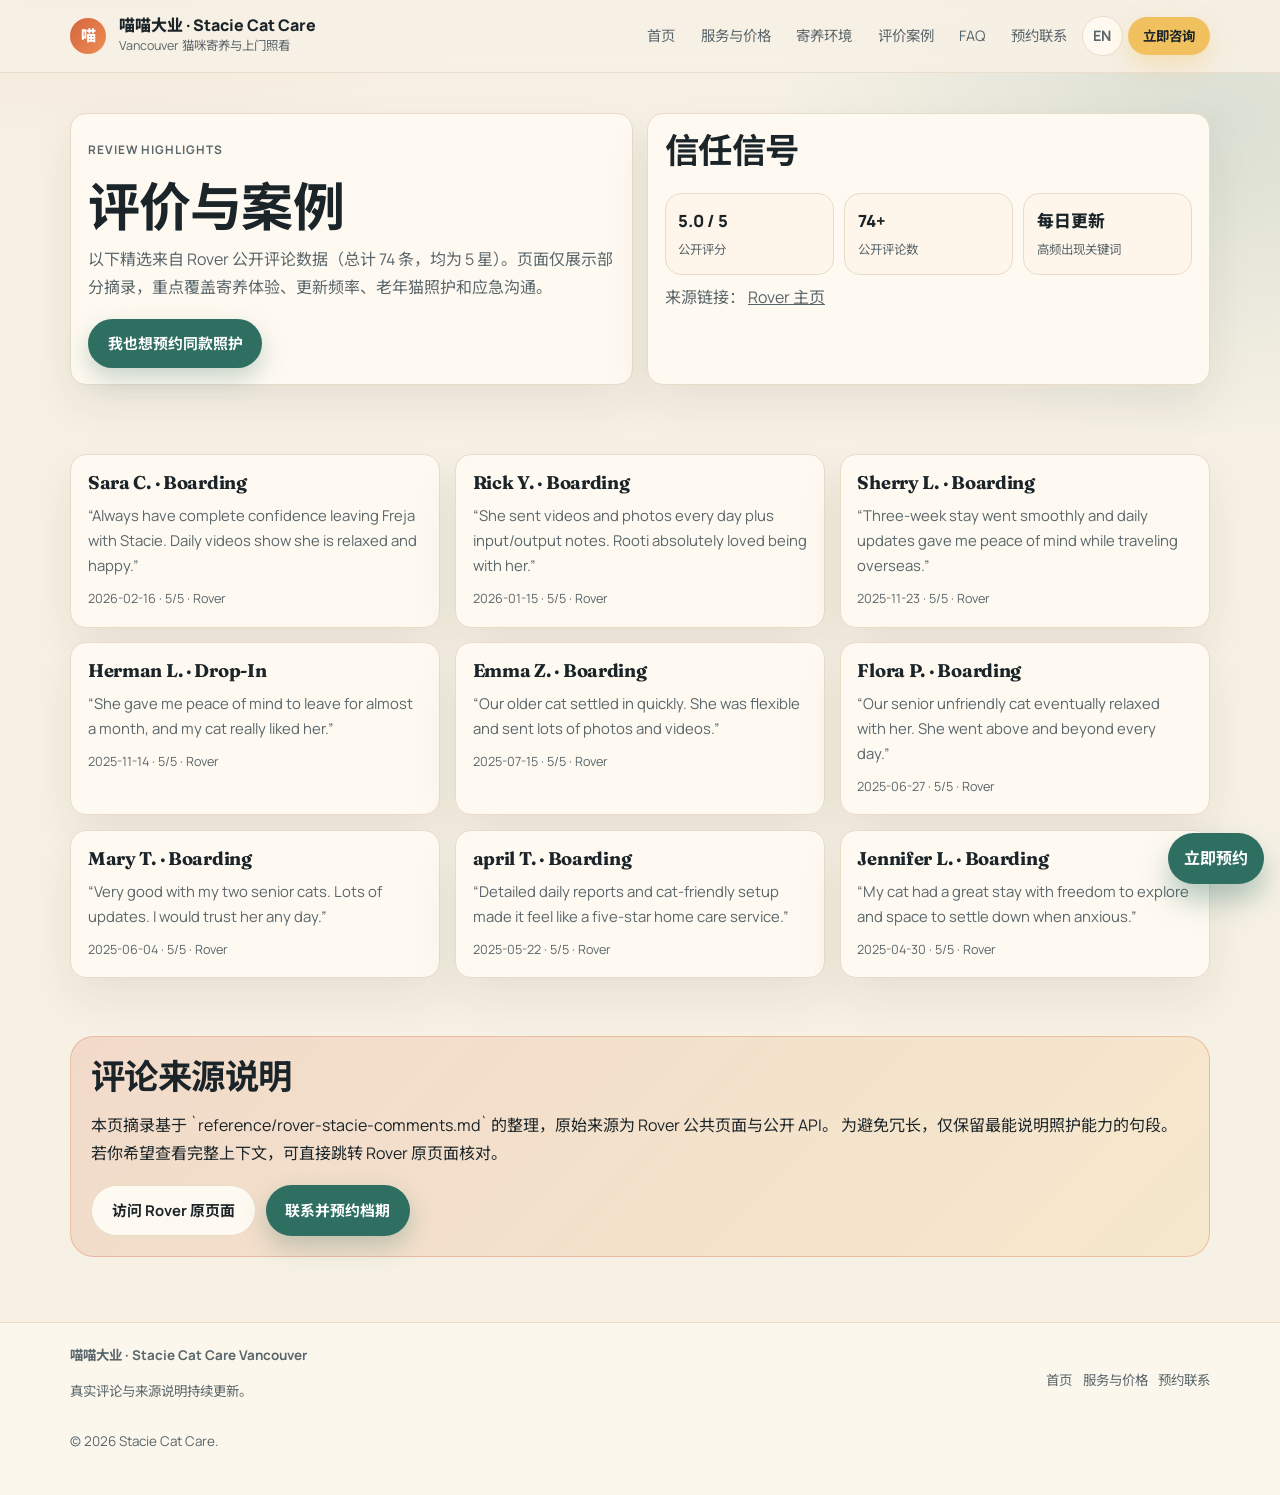
<file: src_site/reviews.html>
<!doctype html>
<html lang="zh-CN">
  <head>
    <meta charset="utf-8" />
    <meta name="viewport" content="width=device-width, initial-scale=1" />
    <title>评价与案例 | 74+ Rover 真实评价</title>
    <meta
      name="description"
      content="精选温哥华猫咪寄养和上门照看评价。所有摘录均来自 Rover 公开资料，包含日期、服务类型和评分信息。"
    />
    <link rel="canonical" href="https://qihang.github.io/staice-site/reviews.html" />
    <link rel="alternate" hreflang="zh-CN" href="https://qihang.github.io/staice-site/reviews.html" />
    <link rel="alternate" hreflang="en" href="https://qihang.github.io/staice-site/en/reviews.html" />
    <meta property="og:type" content="website" />
    <meta property="og:title" content="评价与案例 | Stacie Cat Care Vancouver" />
    <meta property="og:description" content="5.0 评分，74+ 条公开评论。查看真实反馈和照护细节。" />
    <link rel="stylesheet" href="assets/css/styles.css" />
    <script defer src="assets/js/site.js"></script>
    <script type="application/ld+json">
      {
        "@context": "https://schema.org",
        "@graph": [
          {
            "@type": "Organization",
            "name": "Stacie Cat Care Vancouver",
            "aggregateRating": {
              "@type": "AggregateRating",
              "ratingValue": "5.0",
              "reviewCount": "74"
            }
          },
          {
            "@type": "Review",
            "author": { "@type": "Person", "name": "Rick Y." },
            "reviewRating": { "@type": "Rating", "ratingValue": "5" },
            "reviewBody": "She sent photos and videos every day with input/output notes. Rooti absolutely loved staying with her.",
            "publisher": { "@type": "Organization", "name": "Rover" }
          }
        ]
      }
    </script>
  </head>
  <body>
    <header class="site-header" data-site-header>
      <div class="container header-inner">
        <a class="brand" href="index.html">
          <span class="brand-badge">喵</span>
          <span class="brand-label">
            <p class="brand-title">喵喵大业 · Stacie Cat Care</p>
            <p class="brand-sub">Vancouver 猫咪寄养与上门照看</p>
          </span>
        </a>
        <button class="nav-toggle" data-nav-toggle aria-expanded="false" aria-label="切换导航">菜单</button>
        <nav class="nav-links" aria-label="主导航">
          <a data-nav-link href="index.html">首页</a>
          <a data-nav-link href="services.html">服务与价格</a>
          <a data-nav-link href="environment.html">寄养环境</a>
          <a data-nav-link href="reviews.html">评价案例</a>
          <a data-nav-link href="faq.html">FAQ</a>
          <a data-nav-link href="contact.html">预约联系</a>
          <a class="lang-switch" href="en/reviews.html">EN</a>
          <a class="btn btn-primary btn-sm" href="contact.html">立即咨询</a>
        </nav>
      </div>
    </header>

    <main>
      <section class="hero hero-mini">
        <div class="container cards cards-2">
          <article class="surface card">
            <p class="eyebrow">Review Highlights</p>
            <h1>评价与案例</h1>
            <p class="lead">以下精选来自 Rover 公开评论数据（总计 74 条，均为 5 星）。页面仅展示部分摘录，重点覆盖寄养体验、更新频率、老年猫照护和应急沟通。</p>
            <div class="cta-strip">
              <a class="btn btn-primary btn-md" href="contact.html">我也想预约同款照护</a>
            </div>
          </article>
          <article class="surface card">
            <h2>信任信号</h2>
            <div class="trust-grid">
              <div class="trust-card">
                <span class="trust-value">5.0 / 5</span>
                <span class="trust-label">公开评分</span>
              </div>
              <div class="trust-card">
                <span class="trust-value">74+</span>
                <span class="trust-label">公开评论数</span>
              </div>
              <div class="trust-card">
                <span class="trust-value">每日更新</span>
                <span class="trust-label">高频出现关键词</span>
              </div>
            </div>
            <p class="lead">
              来源链接：
              <a href="https://www.rover.com/members/stacie-z-vet-assistant-cat-mom-wfh/" target="_blank" rel="noopener noreferrer">Rover 主页</a>
            </p>
          </article>
        </div>
      </section>

      <section class="section">
        <div class="container cards cards-3">
          <article class="card">
            <h3>Sara C. · Boarding</h3>
            <p class="review-quote">“Always have complete confidence leaving Freja with Stacie. Daily videos show she is relaxed and happy.”</p>
            <p class="review-meta">2026-02-16 · 5/5 · Rover</p>
          </article>
          <article class="card">
            <h3>Rick Y. · Boarding</h3>
            <p class="review-quote">“She sent videos and photos every day plus input/output notes. Rooti absolutely loved being with her.”</p>
            <p class="review-meta">2026-01-15 · 5/5 · Rover</p>
          </article>
          <article class="card">
            <h3>Sherry L. · Boarding</h3>
            <p class="review-quote">“Three-week stay went smoothly and daily updates gave me peace of mind while traveling overseas.”</p>
            <p class="review-meta">2025-11-23 · 5/5 · Rover</p>
          </article>
          <article class="card">
            <h3>Herman L. · Drop-In</h3>
            <p class="review-quote">“She gave me peace of mind to leave for almost a month, and my cat really liked her.”</p>
            <p class="review-meta">2025-11-14 · 5/5 · Rover</p>
          </article>
          <article class="card">
            <h3>Emma Z. · Boarding</h3>
            <p class="review-quote">“Our older cat settled in quickly. She was flexible and sent lots of photos and videos.”</p>
            <p class="review-meta">2025-07-15 · 5/5 · Rover</p>
          </article>
          <article class="card">
            <h3>Flora P. · Boarding</h3>
            <p class="review-quote">“Our senior unfriendly cat eventually relaxed with her. She went above and beyond every day.”</p>
            <p class="review-meta">2025-06-27 · 5/5 · Rover</p>
          </article>
          <article class="card">
            <h3>Mary T. · Boarding</h3>
            <p class="review-quote">“Very good with my two senior cats. Lots of updates. I would trust her any day.”</p>
            <p class="review-meta">2025-06-04 · 5/5 · Rover</p>
          </article>
          <article class="card">
            <h3>april T. · Boarding</h3>
            <p class="review-quote">“Detailed daily reports and cat-friendly setup made it feel like a five-star home care service.”</p>
            <p class="review-meta">2025-05-22 · 5/5 · Rover</p>
          </article>
          <article class="card">
            <h3>Jennifer L. · Boarding</h3>
            <p class="review-quote">“My cat had a great stay with freedom to explore and space to settle down when anxious.”</p>
            <p class="review-meta">2025-04-30 · 5/5 · Rover</p>
          </article>
        </div>
      </section>

      <section class="section">
        <div class="container callout">
          <h2>评论来源说明</h2>
          <p>
            本页摘录基于 `reference/rover-stacie-comments.md` 的整理，原始来源为 Rover 公共页面与公开 API。
            为避免冗长，仅保留最能说明照护能力的句段。若你希望查看完整上下文，可直接跳转 Rover 原页面核对。
          </p>
          <div class="cta-strip">
            <a class="btn btn-secondary btn-md" href="https://www.rover.com/members/stacie-z-vet-assistant-cat-mom-wfh/" target="_blank" rel="noopener noreferrer">访问 Rover 原页面</a>
            <a class="btn btn-primary btn-md" href="contact.html">联系并预约档期</a>
          </div>
        </div>
      </section>
    </main>

    <footer class="footer">
      <div class="container footer-inner">
        <div class="footer-top">
          <div>
            <strong>喵喵大业 · Stacie Cat Care Vancouver</strong>
            <p>真实评论与来源说明持续更新。</p>
          </div>
          <div class="footer-links">
            <a href="index.html">首页</a>
            <a href="services.html">服务与价格</a>
            <a href="contact.html">预约联系</a>
          </div>
        </div>
        <p>© <span data-year></span> Stacie Cat Care.</p>
      </div>
    </footer>

    <a class="floating-cta" href="contact.html" aria-label="立即预约">立即预约</a>
  </body>
</html>
</file>
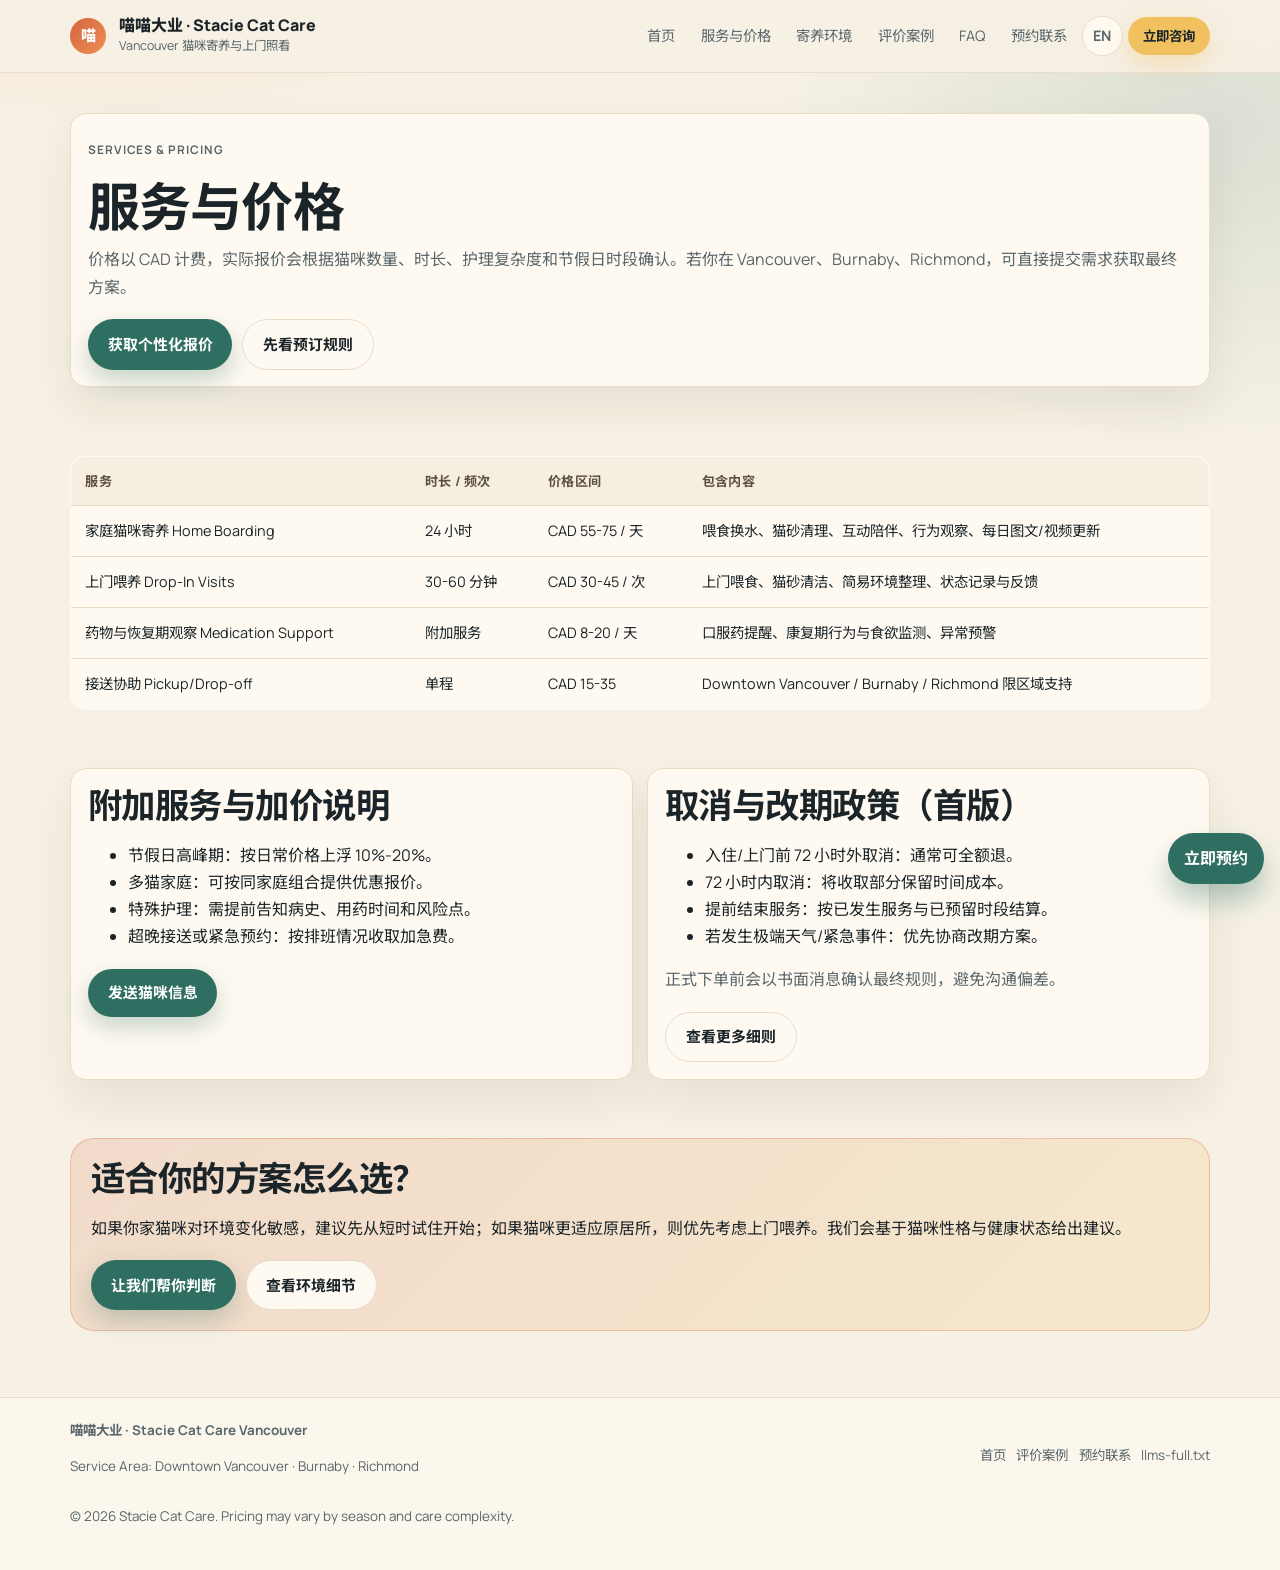
<file: src_site/services.html>
<!doctype html>
<html lang="zh-CN">
  <head>
    <meta charset="utf-8" />
    <meta name="viewport" content="width=device-width, initial-scale=1" />
    <title>服务与价格 | 温哥华猫咪寄养 Vancouver Cat Boarding Pricing</title>
    <meta
      name="description"
      content="查看温哥华猫咪寄养、上门喂养、药物照护、接送协助的服务内容与价格区间。透明收费、明确边界、支持个性化照护。"
    />
    <link rel="canonical" href="https://qihang.github.io/staice-site/services.html" />
    <link rel="alternate" hreflang="zh-CN" href="https://qihang.github.io/staice-site/services.html" />
    <link rel="alternate" hreflang="en" href="https://qihang.github.io/staice-site/en/services.html" />
    <meta property="og:type" content="website" />
    <meta property="og:title" content="服务与价格 | Stacie Cat Care Vancouver" />
    <meta
      property="og:description"
      content="CAD 价格区间、附加服务、取消规则与服务范围一页看清。"
    />
    <link rel="stylesheet" href="assets/css/styles.css" />
    <script defer src="assets/js/site.js"></script>
    <script type="application/ld+json">
      {
        "@context": "https://schema.org",
        "@type": "Service",
        "name": "Cat Boarding and Drop-In Care Pricing",
        "provider": {
          "@type": "LocalBusiness",
          "name": "Stacie Cat Care Vancouver",
          "url": "https://qihang.github.io/staice-site/"
        },
        "areaServed": ["Downtown Vancouver", "Burnaby", "Richmond"],
        "offers": [
          { "@type": "Offer", "name": "Home Cat Boarding", "priceCurrency": "CAD", "priceSpecification": "55-75 per day" },
          { "@type": "Offer", "name": "Drop-In Visits", "priceCurrency": "CAD", "priceSpecification": "30-45 per visit" }
        ]
      }
    </script>
  </head>
  <body>
    <header class="site-header" data-site-header>
      <div class="container header-inner">
        <a class="brand" href="index.html">
          <span class="brand-badge">喵</span>
          <span class="brand-label">
            <p class="brand-title">喵喵大业 · Stacie Cat Care</p>
            <p class="brand-sub">Vancouver 猫咪寄养与上门照看</p>
          </span>
        </a>
        <button class="nav-toggle" data-nav-toggle aria-expanded="false" aria-label="切换导航">菜单</button>
        <nav class="nav-links" aria-label="主导航">
          <a data-nav-link href="index.html">首页</a>
          <a data-nav-link href="services.html">服务与价格</a>
          <a data-nav-link href="environment.html">寄养环境</a>
          <a data-nav-link href="reviews.html">评价案例</a>
          <a data-nav-link href="faq.html">FAQ</a>
          <a data-nav-link href="contact.html">预约联系</a>
          <a class="lang-switch" href="en/services.html">EN</a>
          <a class="btn btn-primary btn-sm" href="contact.html">立即咨询</a>
        </nav>
      </div>
    </header>

    <main>
      <section class="hero hero-mini">
        <div class="container">
          <article class="surface card">
            <p class="eyebrow">Services & Pricing</p>
            <h1>服务与价格</h1>
            <p class="lead">
              价格以 CAD 计费，实际报价会根据猫咪数量、时长、护理复杂度和节假日时段确认。若你在 Vancouver、Burnaby、Richmond，可直接提交需求获取最终方案。
            </p>
            <div class="cta-strip">
              <a class="btn btn-primary btn-md" href="contact.html">获取个性化报价</a>
              <a class="btn btn-secondary btn-md" href="faq.html">先看预订规则</a>
            </div>
          </article>
        </div>
      </section>

      <section class="section">
        <div class="container table-wrap">
          <table>
            <thead>
              <tr>
                <th>服务</th>
                <th>时长 / 频次</th>
                <th>价格区间</th>
                <th>包含内容</th>
              </tr>
            </thead>
            <tbody>
              <tr>
                <td>家庭猫咪寄养 Home Boarding</td>
                <td>24 小时</td>
                <td>CAD 55-75 / 天</td>
                <td>喂食换水、猫砂清理、互动陪伴、行为观察、每日图文/视频更新</td>
              </tr>
              <tr>
                <td>上门喂养 Drop-In Visits</td>
                <td>30-60 分钟</td>
                <td>CAD 30-45 / 次</td>
                <td>上门喂食、猫砂清洁、简易环境整理、状态记录与反馈</td>
              </tr>
              <tr>
                <td>药物与恢复期观察 Medication Support</td>
                <td>附加服务</td>
                <td>CAD 8-20 / 天</td>
                <td>口服药提醒、康复期行为与食欲监测、异常预警</td>
              </tr>
              <tr>
                <td>接送协助 Pickup/Drop-off</td>
                <td>单程</td>
                <td>CAD 15-35</td>
                <td>Downtown Vancouver / Burnaby / Richmond 限区域支持</td>
              </tr>
            </tbody>
          </table>
        </div>
      </section>

      <section class="section">
        <div class="container cards cards-2">
          <article class="card">
            <h2>附加服务与加价说明</h2>
            <ul>
              <li>节假日高峰期：按日常价格上浮 10%-20%。</li>
              <li>多猫家庭：可按同家庭组合提供优惠报价。</li>
              <li>特殊护理：需提前告知病史、用药时间和风险点。</li>
              <li>超晚接送或紧急预约：按排班情况收取加急费。</li>
            </ul>
            <div class="cta-strip">
              <a class="btn btn-primary btn-md" href="contact.html">发送猫咪信息</a>
            </div>
          </article>

          <article class="card">
            <h2>取消与改期政策（首版）</h2>
            <ul>
              <li>入住/上门前 72 小时外取消：通常可全额退。</li>
              <li>72 小时内取消：将收取部分保留时间成本。</li>
              <li>提前结束服务：按已发生服务与已预留时段结算。</li>
              <li>若发生极端天气/紧急事件：优先协商改期方案。</li>
            </ul>
            <p class="lead">正式下单前会以书面消息确认最终规则，避免沟通偏差。</p>
            <div class="cta-strip">
              <a class="btn btn-secondary btn-md" href="faq.html">查看更多细则</a>
            </div>
          </article>
        </div>
      </section>

      <section class="section">
        <div class="container callout">
          <h2>适合你的方案怎么选？</h2>
          <p>
            如果你家猫咪对环境变化敏感，建议先从短时试住开始；如果猫咪更适应原居所，则优先考虑上门喂养。我们会基于猫咪性格与健康状态给出建议。
          </p>
          <div class="cta-strip">
            <a class="btn btn-primary btn-md" href="contact.html">让我们帮你判断</a>
            <a class="btn btn-secondary btn-md" href="environment.html">查看环境细节</a>
          </div>
        </div>
      </section>
    </main>

    <footer class="footer">
      <div class="container footer-inner">
        <div class="footer-top">
          <div>
            <strong>喵喵大业 · Stacie Cat Care Vancouver</strong>
            <p>Service Area: Downtown Vancouver · Burnaby · Richmond</p>
          </div>
          <div class="footer-links">
            <a href="index.html">首页</a>
            <a href="reviews.html">评价案例</a>
            <a href="contact.html">预约联系</a>
            <a href="llms-full.txt">llms-full.txt</a>
          </div>
        </div>
        <p>© <span data-year></span> Stacie Cat Care. Pricing may vary by season and care complexity.</p>
      </div>
    </footer>

    <a class="floating-cta" href="contact.html" aria-label="立即预约">立即预约</a>
  </body>
</html>
</file>
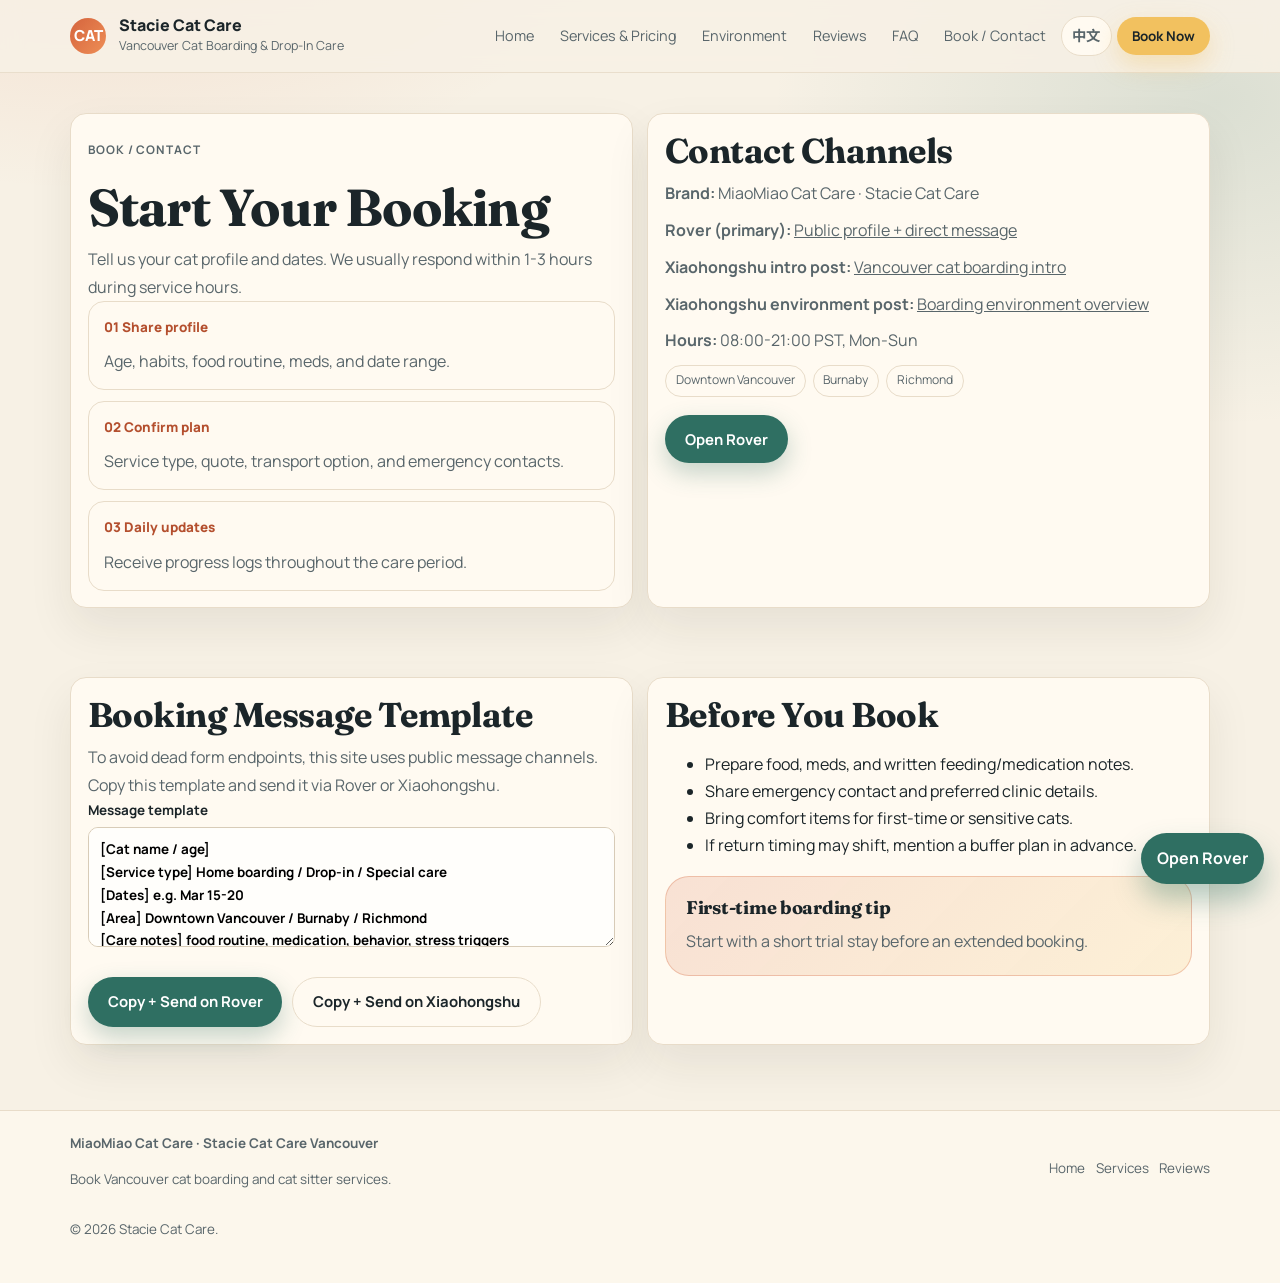
<file: src_site/en/contact.html>
<!doctype html>
<html lang="en">
  <head>
    <meta charset="utf-8" />
    <meta name="viewport" content="width=device-width, initial-scale=1" />
    <title>Book / Contact | Vancouver Cat Boarding</title>
    <meta
      name="description"
      content="Contact MiaoMiao Cat Care (Stacie Cat Care) via public Rover and Xiaohongshu channels for Vancouver cat boarding and drop-in care."
    />
    <link rel="canonical" href="https://qihang.github.io/staice-site/en/contact.html" />
    <link rel="alternate" hreflang="en" href="https://qihang.github.io/staice-site/en/contact.html" />
    <link rel="alternate" hreflang="zh-CN" href="https://qihang.github.io/staice-site/contact.html" />
    <meta property="og:type" content="website" />
    <meta property="og:title" content="Book / Contact" />
    <meta property="og:description" content="Send your cat profile and travel dates to receive availability and pricing quickly." />
    <link rel="stylesheet" href="../assets/css/styles.css" />
    <script defer src="../assets/js/site.js"></script>
    <script type="application/ld+json">
      {
        "@context": "https://schema.org",
        "@type": "LocalBusiness",
        "name": "MiaoMiao Cat Care · Stacie Cat Care Vancouver",
        "url": "https://qihang.github.io/staice-site/en/contact.html",
        "areaServed": ["Downtown Vancouver", "Burnaby", "Richmond"],
        "contactPoint": [
          {
            "@type": "ContactPoint",
            "contactType": "customer support",
            "url": "https://www.rover.com/members/stacie-z-vet-assistant-cat-mom-wfh/",
            "availableLanguage": ["en", "zh-CN"]
          }
        ],
        "sameAs": [
          "https://www.rover.com/members/stacie-z-vet-assistant-cat-mom-wfh/",
          "https://www.xiaohongshu.com/explore/66e8de470000000026031b5d",
          "https://www.xiaohongshu.com/explore/66d49590000000001f014414"
        ]
      }
    </script>
  </head>
  <body>
    <header class="site-header" data-site-header>
      <div class="container header-inner">
        <a class="brand" href="index.html">
          <span class="brand-badge">CAT</span>
          <span class="brand-label">
            <p class="brand-title">Stacie Cat Care</p>
            <p class="brand-sub">Vancouver Cat Boarding & Drop-In Care</p>
          </span>
        </a>
        <button class="nav-toggle" data-nav-toggle aria-expanded="false" aria-label="Toggle menu">Menu</button>
        <nav class="nav-links" aria-label="Main navigation">
          <a data-nav-link href="index.html">Home</a>
          <a data-nav-link href="services.html">Services & Pricing</a>
          <a data-nav-link href="environment.html">Environment</a>
          <a data-nav-link href="reviews.html">Reviews</a>
          <a data-nav-link href="faq.html">FAQ</a>
          <a data-nav-link href="contact.html">Book / Contact</a>
          <a class="lang-switch" href="../contact.html">中文</a>
          <a class="btn btn-primary btn-sm" href="contact.html">Book Now</a>
        </nav>
      </div>
    </header>

    <main>
      <section class="hero hero-mini">
        <div class="container cards cards-2">
          <article class="surface card">
            <p class="eyebrow">Book / Contact</p>
            <h1>Start Your Booking</h1>
            <p class="lead">Tell us your cat profile and dates. We usually respond within 1-3 hours during service hours.</p>
            <div class="timeline">
              <div class="timeline-item"><div class="timeline-time">01 Share profile</div><p>Age, habits, food routine, meds, and date range.</p></div>
              <div class="timeline-item"><div class="timeline-time">02 Confirm plan</div><p>Service type, quote, transport option, and emergency contacts.</p></div>
              <div class="timeline-item"><div class="timeline-time">03 Daily updates</div><p>Receive progress logs throughout the care period.</p></div>
            </div>
          </article>
          <article class="surface card">
            <h2>Contact Channels</h2>
            <p><strong>Brand:</strong> MiaoMiao Cat Care · Stacie Cat Care</p>
            <p><strong>Rover (primary):</strong> <a href="https://www.rover.com/members/stacie-z-vet-assistant-cat-mom-wfh/" target="_blank" rel="noopener noreferrer">Public profile + direct message</a></p>
            <p><strong>Xiaohongshu intro post:</strong> <a href="https://www.xiaohongshu.com/explore/66e8de470000000026031b5d" target="_blank" rel="noopener noreferrer">Vancouver cat boarding intro</a></p>
            <p><strong>Xiaohongshu environment post:</strong> <a href="https://www.xiaohongshu.com/explore/66d49590000000001f014414" target="_blank" rel="noopener noreferrer">Boarding environment overview</a></p>
            <p><strong>Hours:</strong> 08:00-21:00 PST, Mon-Sun</p>
            <ul class="inline-list">
              <li>Downtown Vancouver</li>
              <li>Burnaby</li>
              <li>Richmond</li>
            </ul>
            <div class="cta-strip">
              <a class="btn btn-primary btn-md" href="https://www.rover.com/members/stacie-z-vet-assistant-cat-mom-wfh/" target="_blank" rel="noopener noreferrer">Open Rover</a>
            </div>
          </article>
        </div>
      </section>

      <section class="section">
        <div class="container cards cards-2">
          <article class="card">
            <h2>Booking Message Template</h2>
            <p>To avoid dead form endpoints, this site uses public message channels. Copy this template and send it via Rover or Xiaohongshu.</p>
            <div class="form-grid">
              <label>
                Message template
                <textarea readonly>[Cat name / age]
[Service type] Home boarding / Drop-in / Special care
[Dates] e.g. Mar 15-20
[Area] Downtown Vancouver / Burnaby / Richmond
[Care notes] food routine, medication, behavior, stress triggers
[First-time boarding] Yes / No</textarea>
              </label>
              <div class="cta-strip">
                <a class="btn btn-primary btn-md" href="https://www.rover.com/members/stacie-z-vet-assistant-cat-mom-wfh/" target="_blank" rel="noopener noreferrer">Copy + Send on Rover</a>
                <a class="btn btn-secondary btn-md" href="https://www.xiaohongshu.com/explore/66e8de470000000026031b5d" target="_blank" rel="noopener noreferrer">Copy + Send on Xiaohongshu</a>
              </div>
            </div>
          </article>
          <article class="card">
            <h2>Before You Book</h2>
            <ul>
              <li>Prepare food, meds, and written feeding/medication notes.</li>
              <li>Share emergency contact and preferred clinic details.</li>
              <li>Bring comfort items for first-time or sensitive cats.</li>
              <li>If return timing may shift, mention a buffer plan in advance.</li>
            </ul>
            <div class="callout" style="margin-top: 1rem;">
              <h3>First-time boarding tip</h3>
              <p>Start with a short trial stay before an extended booking.</p>
            </div>
          </article>
        </div>
      </section>
    </main>

    <footer class="footer">
      <div class="container footer-inner">
        <div class="footer-top">
          <div>
            <strong>MiaoMiao Cat Care · Stacie Cat Care Vancouver</strong>
            <p>Book Vancouver cat boarding and cat sitter services.</p>
          </div>
          <div class="footer-links">
            <a href="index.html">Home</a>
            <a href="services.html">Services</a>
            <a href="reviews.html">Reviews</a>
          </div>
        </div>
        <p>© <span data-year></span> Stacie Cat Care.</p>
      </div>
    </footer>

    <a class="floating-cta" href="https://www.rover.com/members/stacie-z-vet-assistant-cat-mom-wfh/" target="_blank" rel="noopener noreferrer" aria-label="Open Rover">Open Rover</a>
  </body>
</html>
</file>
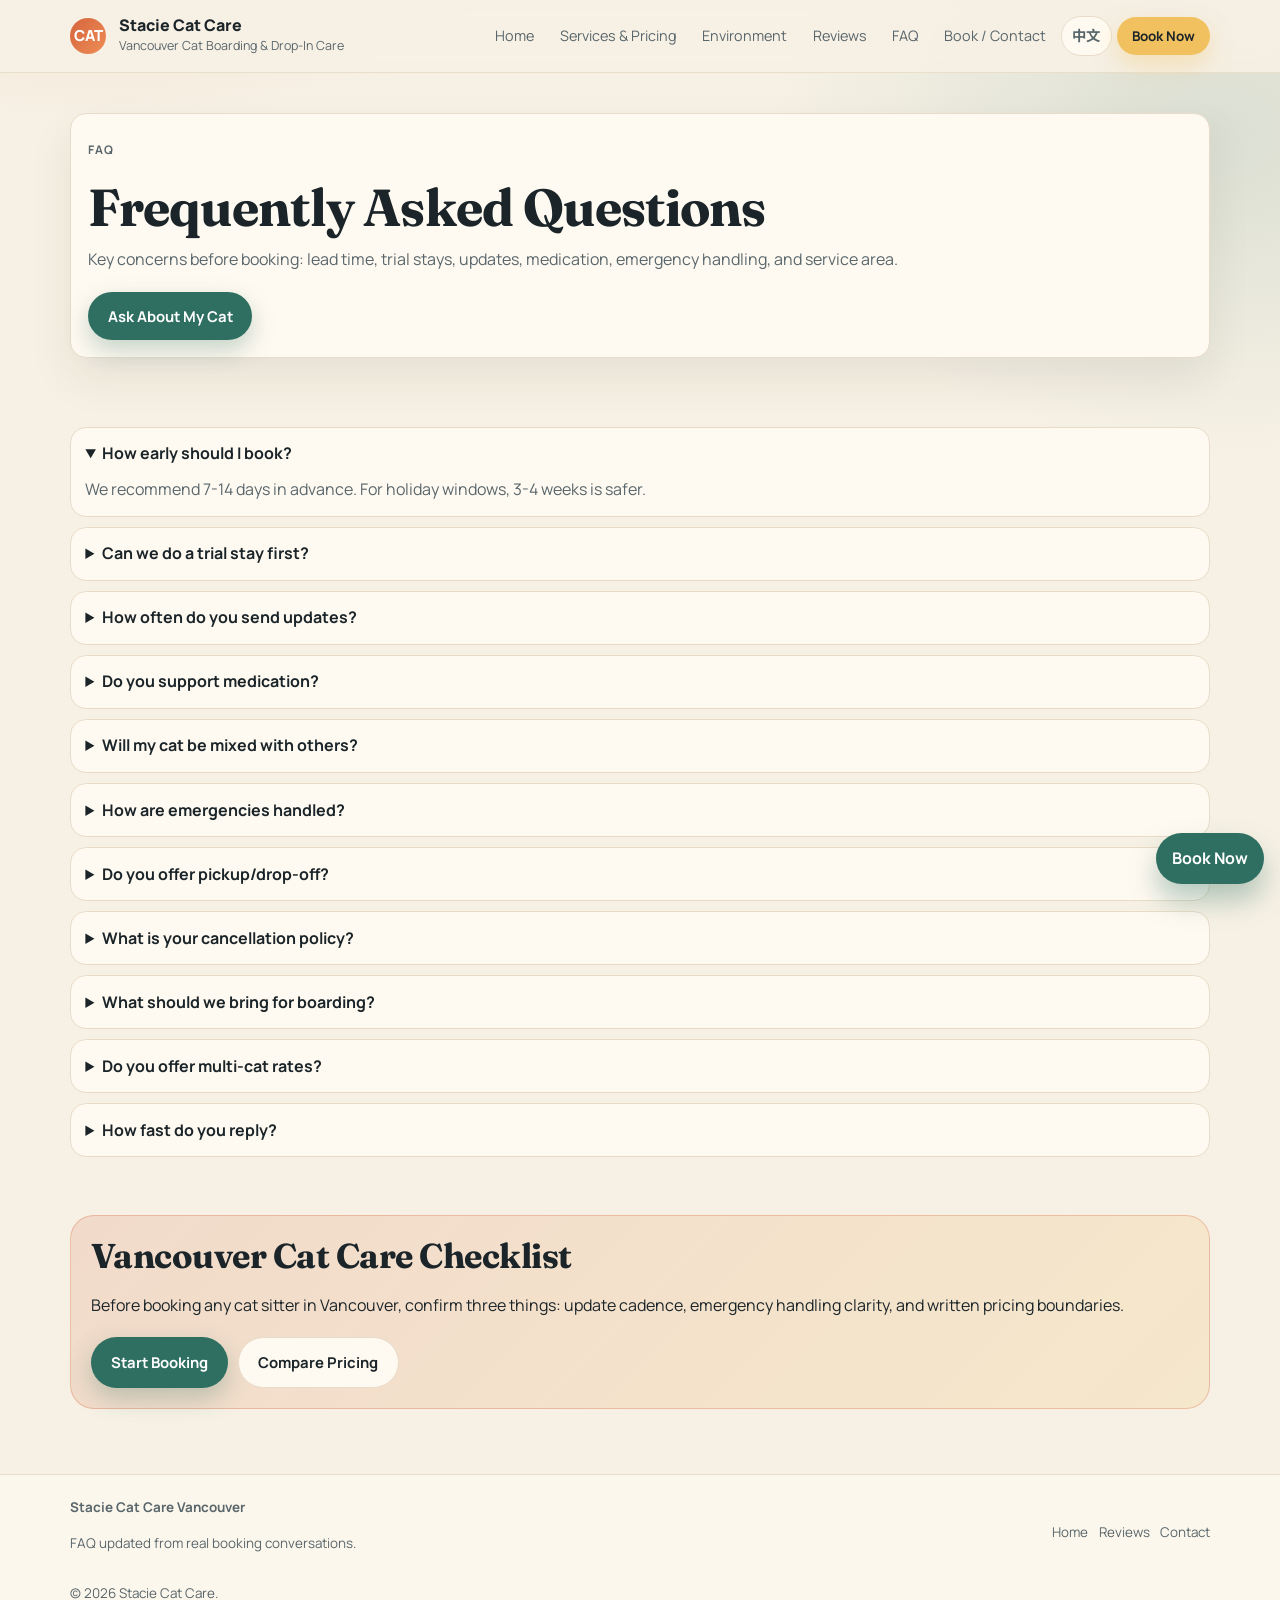
<file: src_site/en/faq.html>
<!doctype html>
<html lang="en">
  <head>
    <meta charset="utf-8" />
    <meta name="viewport" content="width=device-width, initial-scale=1" />
    <title>FAQ | Vancouver Cat Boarding Questions</title>
    <meta
      name="description"
      content="Common questions about Vancouver cat boarding and drop-in care: booking lead time, updates, medication, pickup support, cancellation policy, and emergency handling."
    />
    <link rel="canonical" href="https://qihang.github.io/staice-site/en/faq.html" />
    <link rel="alternate" hreflang="en" href="https://qihang.github.io/staice-site/en/faq.html" />
    <link rel="alternate" hreflang="zh-CN" href="https://qihang.github.io/staice-site/faq.html" />
    <meta property="og:type" content="website" />
    <meta property="og:title" content="FAQ | Stacie Cat Care" />
    <meta property="og:description" content="Quick answers before booking your cat boarding or drop-in service in Vancouver." />
    <link rel="stylesheet" href="../assets/css/styles.css" />
    <script defer src="../assets/js/site.js"></script>
  </head>
  <body>
    <header class="site-header" data-site-header>
      <div class="container header-inner">
        <a class="brand" href="index.html">
          <span class="brand-badge">CAT</span>
          <span class="brand-label">
            <p class="brand-title">Stacie Cat Care</p>
            <p class="brand-sub">Vancouver Cat Boarding & Drop-In Care</p>
          </span>
        </a>
        <button class="nav-toggle" data-nav-toggle aria-expanded="false" aria-label="Toggle menu">Menu</button>
        <nav class="nav-links" aria-label="Main navigation">
          <a data-nav-link href="index.html">Home</a>
          <a data-nav-link href="services.html">Services & Pricing</a>
          <a data-nav-link href="environment.html">Environment</a>
          <a data-nav-link href="reviews.html">Reviews</a>
          <a data-nav-link href="faq.html">FAQ</a>
          <a data-nav-link href="contact.html">Book / Contact</a>
          <a class="lang-switch" href="../faq.html">中文</a>
          <a class="btn btn-primary btn-sm" href="contact.html">Book Now</a>
        </nav>
      </div>
    </header>

    <main>
      <section class="hero hero-mini">
        <div class="container">
          <article class="surface card">
            <p class="eyebrow">FAQ</p>
            <h1>Frequently Asked Questions</h1>
            <p class="lead">Key concerns before booking: lead time, trial stays, updates, medication, emergency handling, and service area.</p>
            <div class="cta-strip"><a class="btn btn-primary btn-md" href="contact.html">Ask About My Cat</a></div>
          </article>
        </div>
      </section>

      <section class="section">
        <div class="container faq">
          <details open><summary>How early should I book?</summary><p>We recommend 7-14 days in advance. For holiday windows, 3-4 weeks is safer.</p></details>
          <details><summary>Can we do a trial stay first?</summary><p>Yes. Short trial stays are recommended for first-time or sensitive cats.</p></details>
          <details><summary>How often do you send updates?</summary><p>At least one detailed update daily with photos/videos and feeding/litter notes.</p></details>
          <details><summary>Do you support medication?</summary><p>Routine oral medication support is available. Advanced medical cases are assessed case by case.</p></details>
          <details><summary>Will my cat be mixed with others?</summary><p>Only when temperament and safety fit. Separate care zones are used when needed.</p></details>
          <details><summary>How are emergencies handled?</summary><p>We contact owners immediately and follow the pre-approved clinic and authorization plan.</p></details>
          <details><summary>Do you offer pickup/drop-off?</summary><p>Yes, for selected routes in Downtown Vancouver, Burnaby, and Richmond.</p></details>
          <details><summary>What is your cancellation policy?</summary><p>Usually full refund before 72 hours. Within 72 hours, partial reservation fees may apply.</p></details>
          <details><summary>What should we bring for boarding?</summary><p>Bring food, treats, meds, and familiar comfort items. We provide tofu litter and a litter box, plus basic bowls if needed. If your cat only uses wood litter, please bring your own.</p></details>
          <details><summary>Do you offer multi-cat rates?</summary><p>Yes. Bundled rates depend on care complexity and stay length.</p></details>
          <details><summary>How fast do you reply?</summary><p>Typically within 1-3 hours during service hours.</p></details>
        </div>
      </section>

      <section class="section">
        <div class="container callout">
          <h2>Vancouver Cat Care Checklist</h2>
          <p>Before booking any cat sitter in Vancouver, confirm three things: update cadence, emergency handling clarity, and written pricing boundaries.</p>
          <div class="cta-strip">
            <a class="btn btn-primary btn-md" href="contact.html">Start Booking</a>
            <a class="btn btn-secondary btn-md" href="services.html">Compare Pricing</a>
          </div>
        </div>
      </section>
    </main>

    <footer class="footer">
      <div class="container footer-inner">
        <div class="footer-top">
          <div>
            <strong>Stacie Cat Care Vancouver</strong>
            <p>FAQ updated from real booking conversations.</p>
          </div>
          <div class="footer-links">
            <a href="index.html">Home</a>
            <a href="reviews.html">Reviews</a>
            <a href="contact.html">Contact</a>
          </div>
        </div>
        <p>© <span data-year></span> Stacie Cat Care.</p>
      </div>
    </footer>

    <a class="floating-cta" href="contact.html" aria-label="Book now">Book Now</a>
  </body>
</html>
</file>
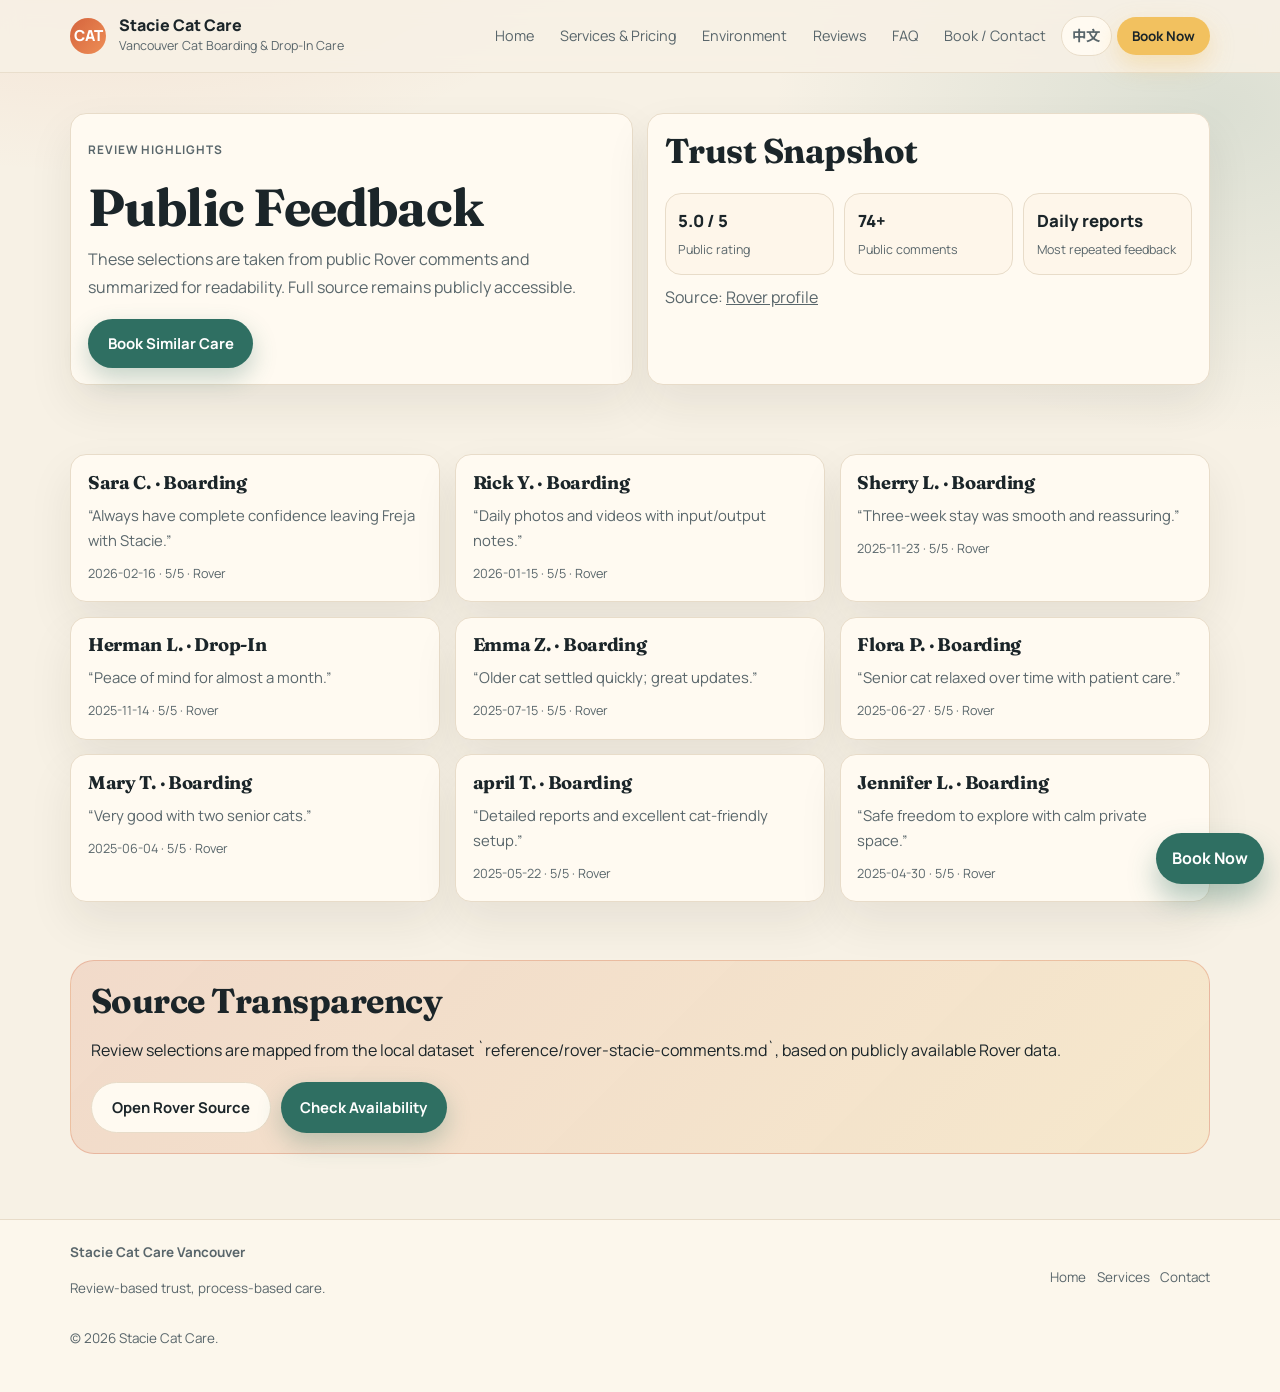
<file: src_site/en/reviews.html>
<!doctype html>
<html lang="en">
  <head>
    <meta charset="utf-8" />
    <meta name="viewport" content="width=device-width, initial-scale=1" />
    <title>Reviews | 74+ Public Rover Ratings</title>
    <meta
      name="description"
      content="Selected review highlights from public Rover comments. Includes service type, review date, and recurring trust patterns from cat parents in Vancouver."
    />
    <link rel="canonical" href="https://qihang.github.io/staice-site/en/reviews.html" />
    <link rel="alternate" hreflang="en" href="https://qihang.github.io/staice-site/en/reviews.html" />
    <link rel="alternate" hreflang="zh-CN" href="https://qihang.github.io/staice-site/reviews.html" />
    <meta property="og:type" content="website" />
    <meta property="og:title" content="Review Highlights | Stacie Cat Care" />
    <meta property="og:description" content="5.0 rating with 74+ public comments. See real owner feedback and sourcing notes." />
    <link rel="stylesheet" href="../assets/css/styles.css" />
    <script defer src="../assets/js/site.js"></script>
  </head>
  <body>
    <header class="site-header" data-site-header>
      <div class="container header-inner">
        <a class="brand" href="index.html">
          <span class="brand-badge">CAT</span>
          <span class="brand-label">
            <p class="brand-title">Stacie Cat Care</p>
            <p class="brand-sub">Vancouver Cat Boarding & Drop-In Care</p>
          </span>
        </a>
        <button class="nav-toggle" data-nav-toggle aria-expanded="false" aria-label="Toggle menu">Menu</button>
        <nav class="nav-links" aria-label="Main navigation">
          <a data-nav-link href="index.html">Home</a>
          <a data-nav-link href="services.html">Services & Pricing</a>
          <a data-nav-link href="environment.html">Environment</a>
          <a data-nav-link href="reviews.html">Reviews</a>
          <a data-nav-link href="faq.html">FAQ</a>
          <a data-nav-link href="contact.html">Book / Contact</a>
          <a class="lang-switch" href="../reviews.html">中文</a>
          <a class="btn btn-primary btn-sm" href="contact.html">Book Now</a>
        </nav>
      </div>
    </header>

    <main>
      <section class="hero hero-mini">
        <div class="container cards cards-2">
          <article class="surface card">
            <p class="eyebrow">Review Highlights</p>
            <h1>Public Feedback</h1>
            <p class="lead">These selections are taken from public Rover comments and summarized for readability. Full source remains publicly accessible.</p>
            <div class="cta-strip"><a class="btn btn-primary btn-md" href="contact.html">Book Similar Care</a></div>
          </article>
          <article class="surface card">
            <h2>Trust Snapshot</h2>
            <div class="trust-grid">
              <div class="trust-card"><span class="trust-value">5.0 / 5</span><span class="trust-label">Public rating</span></div>
              <div class="trust-card"><span class="trust-value">74+</span><span class="trust-label">Public comments</span></div>
              <div class="trust-card"><span class="trust-value">Daily reports</span><span class="trust-label">Most repeated feedback</span></div>
            </div>
            <p class="lead">Source: <a href="https://www.rover.com/members/stacie-z-vet-assistant-cat-mom-wfh/" target="_blank" rel="noopener noreferrer">Rover profile</a></p>
          </article>
        </div>
      </section>

      <section class="section">
        <div class="container cards cards-3">
          <article class="card"><h3>Sara C. · Boarding</h3><p class="review-quote">“Always have complete confidence leaving Freja with Stacie.”</p><p class="review-meta">2026-02-16 · 5/5 · Rover</p></article>
          <article class="card"><h3>Rick Y. · Boarding</h3><p class="review-quote">“Daily photos and videos with input/output notes.”</p><p class="review-meta">2026-01-15 · 5/5 · Rover</p></article>
          <article class="card"><h3>Sherry L. · Boarding</h3><p class="review-quote">“Three-week stay was smooth and reassuring.”</p><p class="review-meta">2025-11-23 · 5/5 · Rover</p></article>
          <article class="card"><h3>Herman L. · Drop-In</h3><p class="review-quote">“Peace of mind for almost a month.”</p><p class="review-meta">2025-11-14 · 5/5 · Rover</p></article>
          <article class="card"><h3>Emma Z. · Boarding</h3><p class="review-quote">“Older cat settled quickly; great updates.”</p><p class="review-meta">2025-07-15 · 5/5 · Rover</p></article>
          <article class="card"><h3>Flora P. · Boarding</h3><p class="review-quote">“Senior cat relaxed over time with patient care.”</p><p class="review-meta">2025-06-27 · 5/5 · Rover</p></article>
          <article class="card"><h3>Mary T. · Boarding</h3><p class="review-quote">“Very good with two senior cats.”</p><p class="review-meta">2025-06-04 · 5/5 · Rover</p></article>
          <article class="card"><h3>april T. · Boarding</h3><p class="review-quote">“Detailed reports and excellent cat-friendly setup.”</p><p class="review-meta">2025-05-22 · 5/5 · Rover</p></article>
          <article class="card"><h3>Jennifer L. · Boarding</h3><p class="review-quote">“Safe freedom to explore with calm private space.”</p><p class="review-meta">2025-04-30 · 5/5 · Rover</p></article>
        </div>
      </section>

      <section class="section">
        <div class="container callout">
          <h2>Source Transparency</h2>
          <p>Review selections are mapped from the local dataset `reference/rover-stacie-comments.md`, based on publicly available Rover data.</p>
          <div class="cta-strip">
            <a class="btn btn-secondary btn-md" href="https://www.rover.com/members/stacie-z-vet-assistant-cat-mom-wfh/" target="_blank" rel="noopener noreferrer">Open Rover Source</a>
            <a class="btn btn-primary btn-md" href="contact.html">Check Availability</a>
          </div>
        </div>
      </section>
    </main>

    <footer class="footer">
      <div class="container footer-inner">
        <div class="footer-top">
          <div>
            <strong>Stacie Cat Care Vancouver</strong>
            <p>Review-based trust, process-based care.</p>
          </div>
          <div class="footer-links">
            <a href="index.html">Home</a>
            <a href="services.html">Services</a>
            <a href="contact.html">Contact</a>
          </div>
        </div>
        <p>© <span data-year></span> Stacie Cat Care.</p>
      </div>
    </footer>

    <a class="floating-cta" href="contact.html" aria-label="Book now">Book Now</a>
  </body>
</html>
</file>
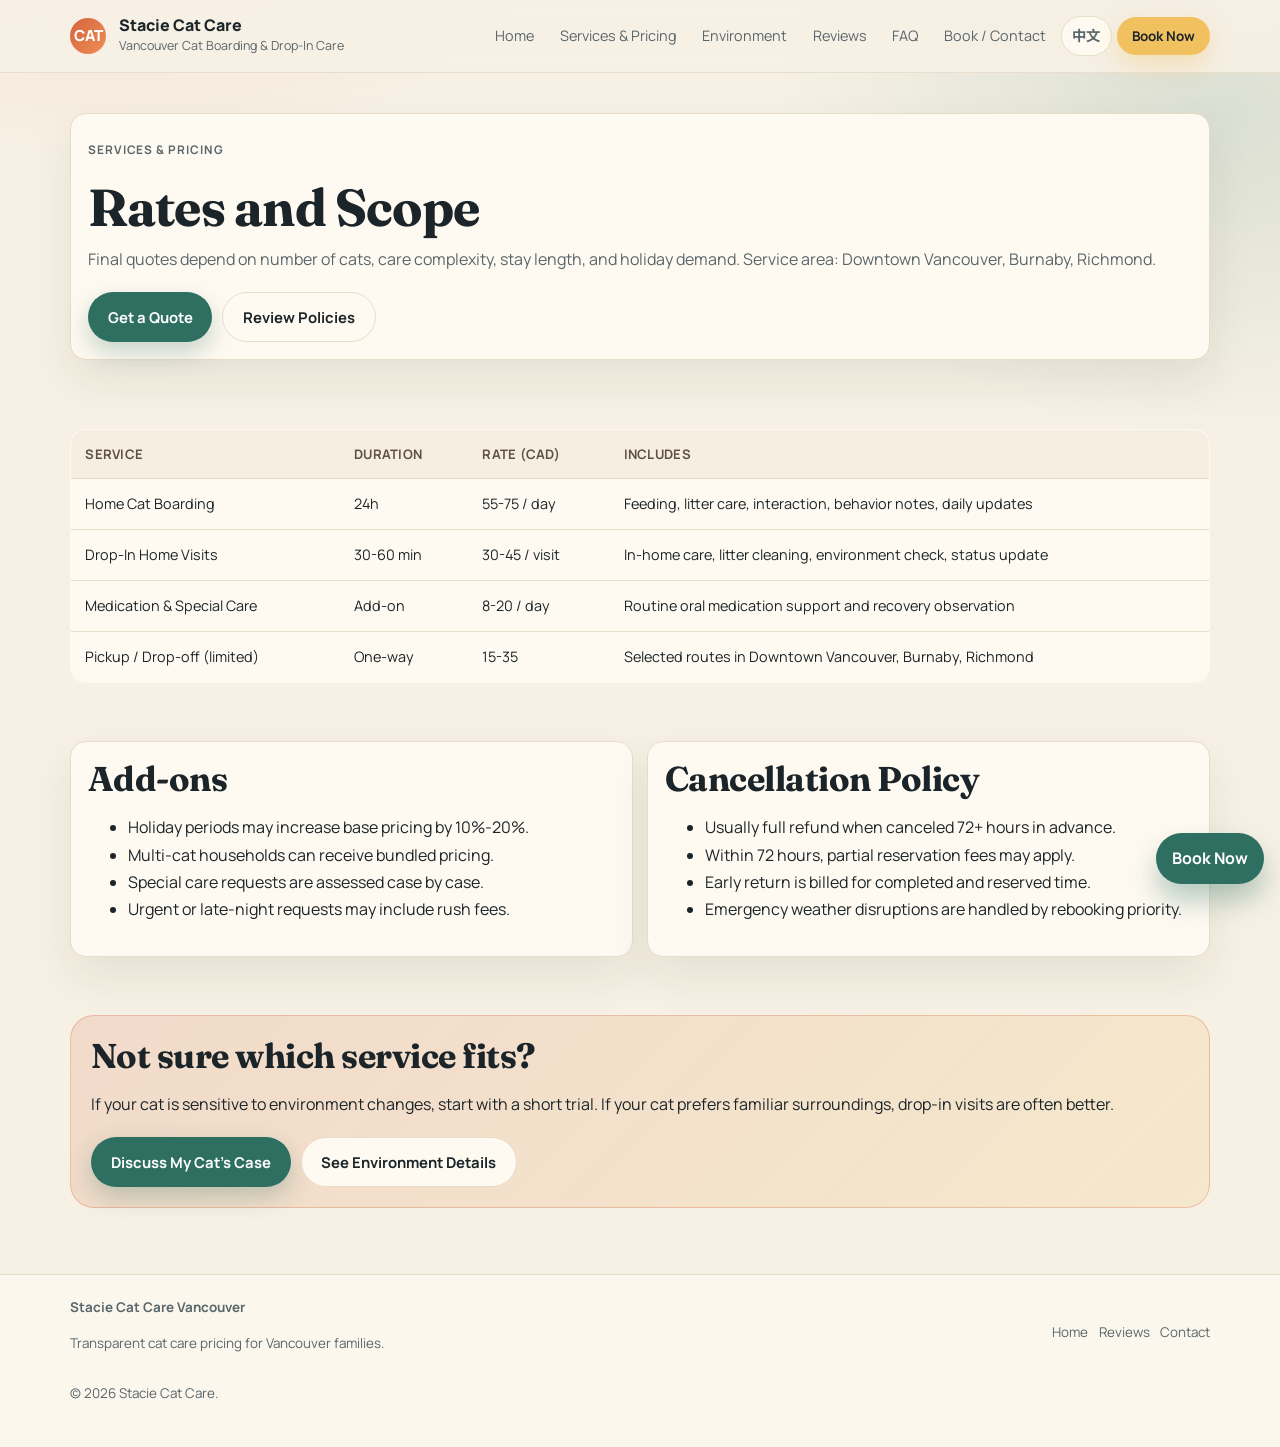
<file: src_site/en/services.html>
<!doctype html>
<html lang="en">
  <head>
    <meta charset="utf-8" />
    <meta name="viewport" content="width=device-width, initial-scale=1" />
    <title>Services & Pricing | Vancouver Cat Boarding</title>
    <meta
      name="description"
      content="Transparent CAD pricing for cat boarding, drop-in cat sitter visits, medication support, and limited-area pickup/drop-off in Vancouver."
    />
    <link rel="canonical" href="https://qihang.github.io/staice-site/en/services.html" />
    <link rel="alternate" hreflang="en" href="https://qihang.github.io/staice-site/en/services.html" />
    <link rel="alternate" hreflang="zh-CN" href="https://qihang.github.io/staice-site/services.html" />
    <meta property="og:type" content="website" />
    <meta property="og:title" content="Services & Pricing" />
    <meta property="og:description" content="Clear pricing ranges, add-ons, and cancellation rules for Vancouver cat care." />
    <link rel="stylesheet" href="../assets/css/styles.css" />
    <script defer src="../assets/js/site.js"></script>
  </head>
  <body>
    <header class="site-header" data-site-header>
      <div class="container header-inner">
        <a class="brand" href="index.html">
          <span class="brand-badge">CAT</span>
          <span class="brand-label">
            <p class="brand-title">Stacie Cat Care</p>
            <p class="brand-sub">Vancouver Cat Boarding & Drop-In Care</p>
          </span>
        </a>
        <button class="nav-toggle" data-nav-toggle aria-expanded="false" aria-label="Toggle menu">Menu</button>
        <nav class="nav-links" aria-label="Main navigation">
          <a data-nav-link href="index.html">Home</a>
          <a data-nav-link href="services.html">Services & Pricing</a>
          <a data-nav-link href="environment.html">Environment</a>
          <a data-nav-link href="reviews.html">Reviews</a>
          <a data-nav-link href="faq.html">FAQ</a>
          <a data-nav-link href="contact.html">Book / Contact</a>
          <a class="lang-switch" href="../services.html">中文</a>
          <a class="btn btn-primary btn-sm" href="contact.html">Book Now</a>
        </nav>
      </div>
    </header>

    <main>
      <section class="hero hero-mini">
        <div class="container">
          <article class="surface card">
            <p class="eyebrow">Services & Pricing</p>
            <h1>Rates and Scope</h1>
            <p class="lead">
              Final quotes depend on number of cats, care complexity, stay length, and holiday demand. Service area: Downtown Vancouver, Burnaby, Richmond.
            </p>
            <div class="cta-strip">
              <a class="btn btn-primary btn-md" href="contact.html">Get a Quote</a>
              <a class="btn btn-secondary btn-md" href="faq.html">Review Policies</a>
            </div>
          </article>
        </div>
      </section>

      <section class="section">
        <div class="container table-wrap">
          <table>
            <thead>
              <tr>
                <th>Service</th>
                <th>Duration</th>
                <th>Rate (CAD)</th>
                <th>Includes</th>
              </tr>
            </thead>
            <tbody>
              <tr>
                <td>Home Cat Boarding</td>
                <td>24h</td>
                <td>55-75 / day</td>
                <td>Feeding, litter care, interaction, behavior notes, daily updates</td>
              </tr>
              <tr>
                <td>Drop-In Home Visits</td>
                <td>30-60 min</td>
                <td>30-45 / visit</td>
                <td>In-home care, litter cleaning, environment check, status update</td>
              </tr>
              <tr>
                <td>Medication & Special Care</td>
                <td>Add-on</td>
                <td>8-20 / day</td>
                <td>Routine oral medication support and recovery observation</td>
              </tr>
              <tr>
                <td>Pickup / Drop-off (limited)</td>
                <td>One-way</td>
                <td>15-35</td>
                <td>Selected routes in Downtown Vancouver, Burnaby, Richmond</td>
              </tr>
            </tbody>
          </table>
        </div>
      </section>

      <section class="section">
        <div class="container cards cards-2">
          <article class="card">
            <h2>Add-ons</h2>
            <ul>
              <li>Holiday periods may increase base pricing by 10%-20%.</li>
              <li>Multi-cat households can receive bundled pricing.</li>
              <li>Special care requests are assessed case by case.</li>
              <li>Urgent or late-night requests may include rush fees.</li>
            </ul>
          </article>
          <article class="card">
            <h2>Cancellation Policy</h2>
            <ul>
              <li>Usually full refund when canceled 72+ hours in advance.</li>
              <li>Within 72 hours, partial reservation fees may apply.</li>
              <li>Early return is billed for completed and reserved time.</li>
              <li>Emergency weather disruptions are handled by rebooking priority.</li>
            </ul>
          </article>
        </div>
      </section>

      <section class="section">
        <div class="container callout">
          <h2>Not sure which service fits?</h2>
          <p>If your cat is sensitive to environment changes, start with a short trial. If your cat prefers familiar surroundings, drop-in visits are often better.</p>
          <div class="cta-strip">
            <a class="btn btn-primary btn-md" href="contact.html">Discuss My Cat's Case</a>
            <a class="btn btn-secondary btn-md" href="environment.html">See Environment Details</a>
          </div>
        </div>
      </section>
    </main>

    <footer class="footer">
      <div class="container footer-inner">
        <div class="footer-top">
          <div>
            <strong>Stacie Cat Care Vancouver</strong>
            <p>Transparent cat care pricing for Vancouver families.</p>
          </div>
          <div class="footer-links">
            <a href="index.html">Home</a>
            <a href="reviews.html">Reviews</a>
            <a href="contact.html">Contact</a>
          </div>
        </div>
        <p>© <span data-year></span> Stacie Cat Care.</p>
      </div>
    </footer>

    <a class="floating-cta" href="contact.html" aria-label="Book now">Book Now</a>
  </body>
</html>
</file>
<file: src_site/assets/css/styles.css>
@import url('https://fonts.googleapis.com/css2?family=Fraunces:opsz,wght@9..144,500;9..144,700&family=Manrope:wght@400;500;700;800&family=Noto+Sans+SC:wght@400;500;700&display=swap');

:root {
  --bg: #f7f1e5;
  --paper: #fffaf1;
  --paper-2: #fef6ea;
  --ink: #1b2529;
  --muted: #59666b;
  --accent: #d5643d;
  --accent-dark: #b44f2e;
  --accent-soft: #f6ddcb;
  --sage: #2f6f62;
  --sage-dark: #25584c;
  --sage-soft: #dbece6;
  --line: #e8dcc9;
  --sun: #f2c15f;
  --shadow: 0 20px 45px rgba(40, 35, 30, 0.08);
  --radius-lg: 24px;
  --radius-md: 16px;
  --radius-sm: 10px;
  --max: 1140px;
}

* {
  box-sizing: border-box;
}

html {
  scroll-behavior: smooth;
}

body {
  margin: 0;
  font-family: Manrope, 'Noto Sans SC', sans-serif;
  color: var(--ink);
  background:
    radial-gradient(900px 600px at 8% -15%, rgba(213, 100, 61, 0.18), transparent 64%),
    radial-gradient(740px 540px at 95% 8%, rgba(47, 111, 98, 0.14), transparent 60%),
    var(--bg);
  line-height: 1.7;
}

a {
  color: inherit;
}

img {
  max-width: 100%;
  display: block;
}

.container {
  width: min(var(--max), calc(100% - 2.4rem));
  margin: 0 auto;
}

.site-header {
  position: sticky;
  top: 0;
  z-index: 50;
  backdrop-filter: blur(10px);
  background: rgba(247, 241, 229, 0.88);
  border-bottom: 1px solid rgba(232, 220, 201, 0.9);
}

.header-inner {
  display: flex;
  align-items: center;
  justify-content: space-between;
  gap: 1rem;
  min-height: 72px;
}

.brand {
  text-decoration: none;
  display: flex;
  align-items: center;
  gap: 0.8rem;
  min-width: 0;
}

.brand-badge {
  width: 36px;
  height: 36px;
  border-radius: 50%;
  background: linear-gradient(130deg, var(--accent), #ee8e56);
  display: grid;
  place-items: center;
  color: #fff;
  font-size: 0.95rem;
  font-weight: 800;
}

.brand-label {
  min-width: 0;
}

.brand-title {
  margin: 0;
  font-size: 1rem;
  line-height: 1.15;
  font-weight: 800;
}

.brand-sub {
  margin: 0;
  font-size: 0.78rem;
  color: var(--muted);
}

.nav-toggle {
  display: none;
  border: 0;
  border-radius: var(--radius-sm);
  padding: 0.45rem 0.7rem;
  background: var(--paper);
  font-size: 0.95rem;
  cursor: pointer;
}

.nav-links {
  display: flex;
  align-items: center;
  flex-wrap: wrap;
  gap: 0.3rem;
}

.nav-links a:not(.btn) {
  text-decoration: none;
  font-size: 0.9rem;
  color: var(--muted);
  padding: 0.4rem 0.65rem;
  border-radius: 999px;
  transition: background 0.2s ease, color 0.2s ease;
}

.nav-links a:not(.btn):hover,
.nav-links a:not(.btn).active {
  background: var(--paper);
  color: var(--ink);
}

.lang-switch {
  border: 1px solid var(--line);
  background: var(--paper);
  color: var(--ink);
  font-weight: 700;
}

.btn {
  display: inline-flex;
  align-items: center;
  justify-content: center;
  gap: 0.35rem;
  border-radius: 999px;
  text-decoration: none;
  border: 0;
  cursor: pointer;
  font-weight: 700;
  transition: transform 0.2s ease, box-shadow 0.2s ease, background 0.2s ease;
}

.btn:hover {
  transform: translateY(-1px);
}

.btn-primary {
  background: var(--sage);
  color: #fff;
  box-shadow: 0 10px 24px rgba(47, 111, 98, 0.28);
}

.btn-primary:hover {
  background: var(--sage-dark);
}

/* Make the header "book now / 立即咨询" CTA brighter than other primary buttons. */
.nav-links .btn.btn-primary.btn-sm {
  background: var(--sun);
  color: var(--ink);
  box-shadow: 0 10px 24px rgba(242, 193, 95, 0.35);
}

.nav-links .btn.btn-primary.btn-sm:hover {
  background: #e7b14b;
}

.btn-secondary {
  background: var(--paper);
  border: 1px solid var(--line);
  color: var(--ink);
}

.btn-sm {
  padding: 0.5rem 0.95rem;
  font-size: 0.84rem;
}

.btn-md {
  padding: 0.72rem 1.24rem;
  font-size: 0.93rem;
}

.btn-lg {
  padding: 0.95rem 1.48rem;
  font-size: 0.98rem;
}

.hero {
  padding: 4.2rem 0 2.5rem;
}

.hero-grid {
  display: grid;
  grid-template-columns: 1.12fr 0.88fr;
  gap: 1.8rem;
  align-items: stretch;
}

.surface {
  background: var(--paper);
  border: 1px solid var(--line);
  border-radius: var(--radius-lg);
  box-shadow: var(--shadow);
}

.hero-copy {
  padding: 2rem;
}

.kicker {
  display: inline-flex;
  align-items: center;
  gap: 0.35rem;
  border-radius: 999px;
  background: var(--accent-soft);
  color: #6e2f1d;
  padding: 0.35rem 0.7rem;
  font-size: 0.78rem;
  font-weight: 700;
}

h1,
h2,
h3 {
  margin: 0;
  font-family: Fraunces, 'Noto Sans SC', serif;
  letter-spacing: -0.015em;
  line-height: 1.16;
}

h1 {
  margin-top: 1rem;
  font-size: clamp(2rem, 4.5vw, 3.25rem);
}

h2 {
  font-size: clamp(1.45rem, 3vw, 2.15rem);
}

h3 {
  font-size: 1.15rem;
}

.lead {
  margin: 1rem 0 0;
  color: var(--muted);
}

.hero-actions {
  display: flex;
  flex-wrap: wrap;
  gap: 0.65rem;
  margin-top: 1.35rem;
}

.trust-grid {
  margin-top: 1.4rem;
  display: grid;
  grid-template-columns: repeat(3, minmax(0, 1fr));
  gap: 0.65rem;
}

.trust-card {
  background: var(--paper-2);
  border: 1px solid var(--line);
  border-radius: var(--radius-md);
  padding: 0.82rem 0.78rem;
}

.trust-value {
  display: block;
  font-weight: 800;
  font-size: 1.05rem;
}

.trust-label {
  margin-top: 0.22rem;
  display: block;
  color: var(--muted);
  font-size: 0.78rem;
}

.hero-media {
  min-height: 100%;
  padding: 1.1rem;
  display: grid;
  gap: 0.85rem;
  grid-template-rows: 1fr auto;
}

.media-card {
  border: 1px solid var(--line);
  border-radius: var(--radius-md);
  overflow: hidden;
  background: #f3ecde;
  min-height: 290px;
}

.media-caption {
  font-size: 0.82rem;
  color: var(--muted);
  padding: 0.55rem 0.05rem 0;
}

.section {
  padding: 1.8rem 0;
}

.section-head {
  display: flex;
  align-items: end;
  justify-content: space-between;
  gap: 0.8rem;
  margin-bottom: 1rem;
}

.section-head p {
  margin: 0.45rem 0 0;
  color: var(--muted);
  max-width: 650px;
}

.cards {
  display: grid;
  gap: 0.9rem;
}

.cards-3 {
  grid-template-columns: repeat(3, minmax(0, 1fr));
}

.cards-2 {
  grid-template-columns: repeat(2, minmax(0, 1fr));
}

.card {
  background: var(--paper);
  border: 1px solid var(--line);
  border-radius: var(--radius-md);
  padding: 1.05rem;
  box-shadow: var(--shadow);
}

.card p {
  margin: 0.6rem 0 0;
  color: var(--muted);
}

.badge {
  display: inline-flex;
  align-items: center;
  border-radius: 999px;
  font-size: 0.72rem;
  font-weight: 700;
  background: var(--sage-soft);
  color: var(--sage);
  padding: 0.28rem 0.58rem;
}

.price {
  font-size: 1.35rem;
  font-weight: 800;
  margin-top: 0.55rem;
}

.meta-row {
  display: flex;
  gap: 0.35rem;
  flex-wrap: wrap;
  margin-top: 0.65rem;
}

.meta-chip {
  font-size: 0.74rem;
  border-radius: 999px;
  background: var(--paper-2);
  border: 1px solid var(--line);
  color: var(--muted);
  padding: 0.22rem 0.54rem;
}

.table-wrap {
  overflow-x: auto;
}

table {
  width: 100%;
  border-collapse: collapse;
  background: var(--paper);
  border: 1px solid var(--line);
  border-radius: var(--radius-md);
  overflow: hidden;
}

th,
td {
  text-align: left;
  padding: 0.8rem 0.9rem;
  border-bottom: 1px solid var(--line);
  font-size: 0.9rem;
}

th {
  background: #f6eee0;
  font-size: 0.82rem;
  letter-spacing: 0.02em;
  text-transform: uppercase;
  color: #5d5144;
}

tr:last-child td {
  border-bottom: 0;
}

.review-quote {
  margin: 0.7rem 0 0;
  color: var(--ink);
  font-size: 0.93rem;
}

.review-meta {
  margin-top: 0.7rem;
  color: var(--muted);
  font-size: 0.79rem;
}

.timeline {
  position: relative;
  display: grid;
  gap: 0.7rem;
}

.timeline-item {
  position: relative;
  background: var(--paper);
  border: 1px solid var(--line);
  border-radius: var(--radius-md);
  padding: 0.86rem 0.92rem;
}

.timeline-time {
  font-weight: 800;
  font-size: 0.84rem;
  color: var(--accent-dark);
}

.faq details {
  background: var(--paper);
  border: 1px solid var(--line);
  border-radius: var(--radius-md);
  padding: 0.78rem 0.9rem;
}

.faq details + details {
  margin-top: 0.62rem;
}

.faq summary {
  cursor: pointer;
  font-weight: 700;
}

.faq p {
  margin: 0.55rem 0 0;
  color: var(--muted);
}

.callout {
  background: linear-gradient(135deg, rgba(213, 100, 61, 0.16), rgba(242, 193, 95, 0.18));
  border: 1px solid rgba(212, 100, 61, 0.3);
  border-radius: var(--radius-lg);
  padding: 1.25rem;
}

.callout h3 {
  margin-bottom: 0.35rem;
}

.cta-strip {
  margin: 1.15rem 0 0;
  display: flex;
  gap: 0.62rem;
  flex-wrap: wrap;
}

.inline-list {
  margin: 0.65rem 0 0;
  padding: 0;
  list-style: none;
  display: flex;
  flex-wrap: wrap;
  gap: 0.42rem;
}

.inline-list li {
  border: 1px solid var(--line);
  background: var(--paper);
  color: var(--muted);
  font-size: 0.76rem;
  border-radius: 999px;
  padding: 0.28rem 0.62rem;
}

.form-grid {
  display: grid;
  gap: 0.7rem;
}

label {
  display: grid;
  gap: 0.34rem;
  font-size: 0.84rem;
  font-weight: 700;
}

input,
select,
textarea {
  border: 1px solid #d8ccb8;
  border-radius: var(--radius-sm);
  padding: 0.62rem 0.72rem;
  font: inherit;
  background: #fffefb;
}

textarea {
  min-height: 120px;
  resize: vertical;
}

.footer {
  margin-top: 2.3rem;
  border-top: 1px solid var(--line);
  background: rgba(255, 249, 240, 0.7);
}

.footer-inner {
  padding: 1.3rem 0 1.8rem;
  color: var(--muted);
  font-size: 0.84rem;
}

.footer-top {
  display: flex;
  flex-wrap: wrap;
  align-items: center;
  justify-content: space-between;
  gap: 0.8rem;
}

.footer-links {
  display: flex;
  flex-wrap: wrap;
  gap: 0.65rem;
}

.footer-links a {
  color: var(--muted);
  text-decoration: none;
}

.footer-links a:hover {
  color: var(--ink);
}

.floating-cta {
  position: fixed;
  right: 1rem;
  bottom: 1rem;
  z-index: 60;
  text-decoration: none;
  border-radius: 999px;
  padding: 0.74rem 1rem;
  background: var(--sage);
  color: #fff;
  font-weight: 700;
  box-shadow: 0 16px 28px rgba(47, 111, 98, 0.35);
}

.hero-mini {
  padding-top: 2.5rem;
}

.eyebrow {
  text-transform: uppercase;
  letter-spacing: 0.08em;
  font-size: 0.74rem;
  font-weight: 700;
  color: var(--accent-dark);
}

.gallery {
  display: grid;
  grid-template-columns: repeat(3, minmax(0, 1fr));
  gap: 0.72rem;
}

.gallery figure {
  margin: 0;
  overflow: hidden;
  border-radius: var(--radius-md);
  border: 1px solid var(--line);
  background: var(--paper);
}

.gallery figcaption {
  padding: 0.45rem 0.55rem 0.65rem;
  font-size: 0.78rem;
  color: var(--muted);
}

@media (max-width: 980px) {
  .hero-grid,
  .cards-3,
  .cards-2,
  .gallery {
    grid-template-columns: 1fr;
  }

  .section-head {
    flex-direction: column;
    align-items: flex-start;
  }

  .hero {
    padding-top: 3rem;
  }

  .trust-grid {
    grid-template-columns: repeat(2, minmax(0, 1fr));
  }

  .floating-cta {
    bottom: 0.82rem;
    right: 0.82rem;
  }
}

@media (max-width: 760px) {
  .nav-toggle {
    display: inline-flex;
  }

  .nav-links {
    display: none;
    position: absolute;
    top: 72px;
    left: 0;
    right: 0;
    background: rgba(255, 248, 236, 0.97);
    border-bottom: 1px solid var(--line);
    padding: 0.6rem 1rem 0.9rem;
    box-shadow: 0 18px 34px rgba(30, 24, 18, 0.08);
  }

  .site-header.open .nav-links {
    display: flex;
  }

  .nav-links a:not(.btn) {
    width: 100%;
    border-radius: 10px;
    padding: 0.5rem 0.65rem;
  }

  .hero-copy,
  .hero-media,
  .card,
  .timeline-item {
    padding: 0.95rem;
  }

  .container {
    width: min(var(--max), calc(100% - 1.35rem));
  }

  .trust-grid {
    grid-template-columns: 1fr;
  }
}

@media (prefers-reduced-motion: reduce) {
  * {
    animation: none !important;
    transition: none !important;
    scroll-behavior: auto !important;
  }
}
</file>
